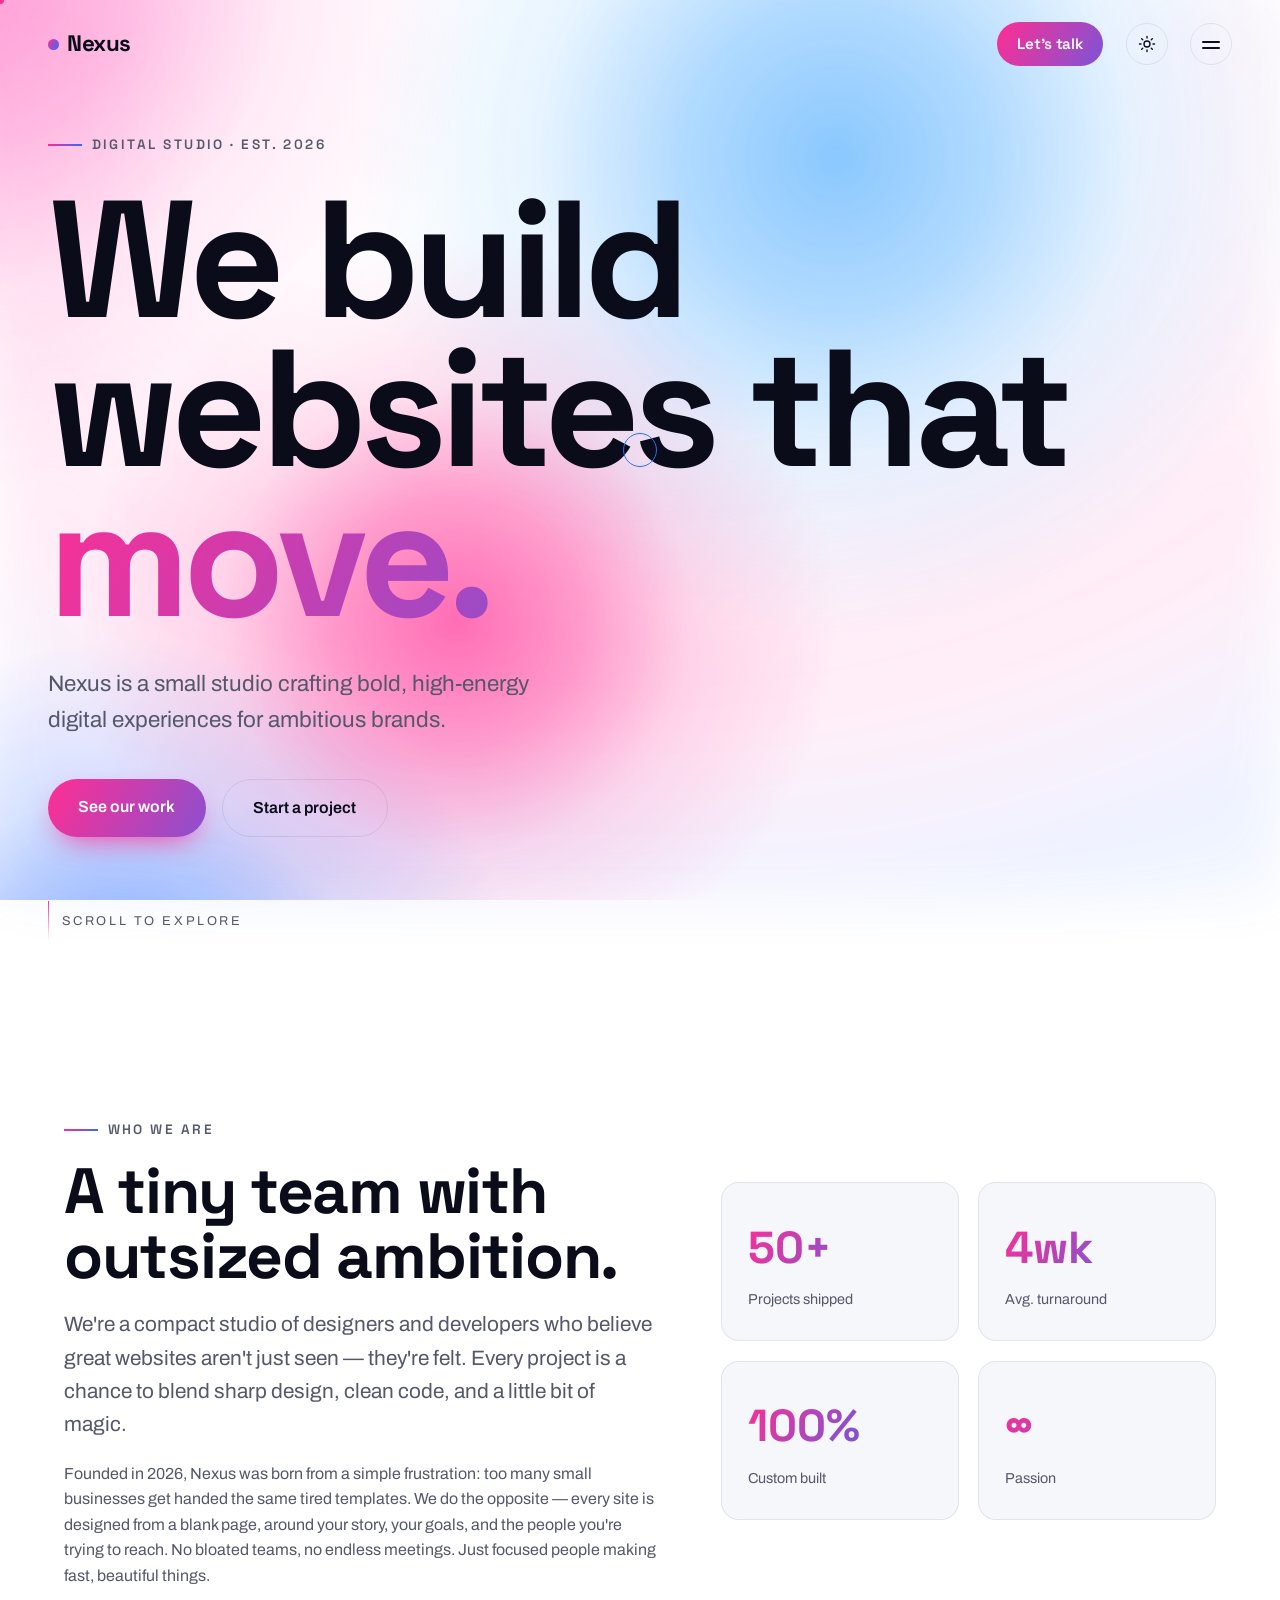
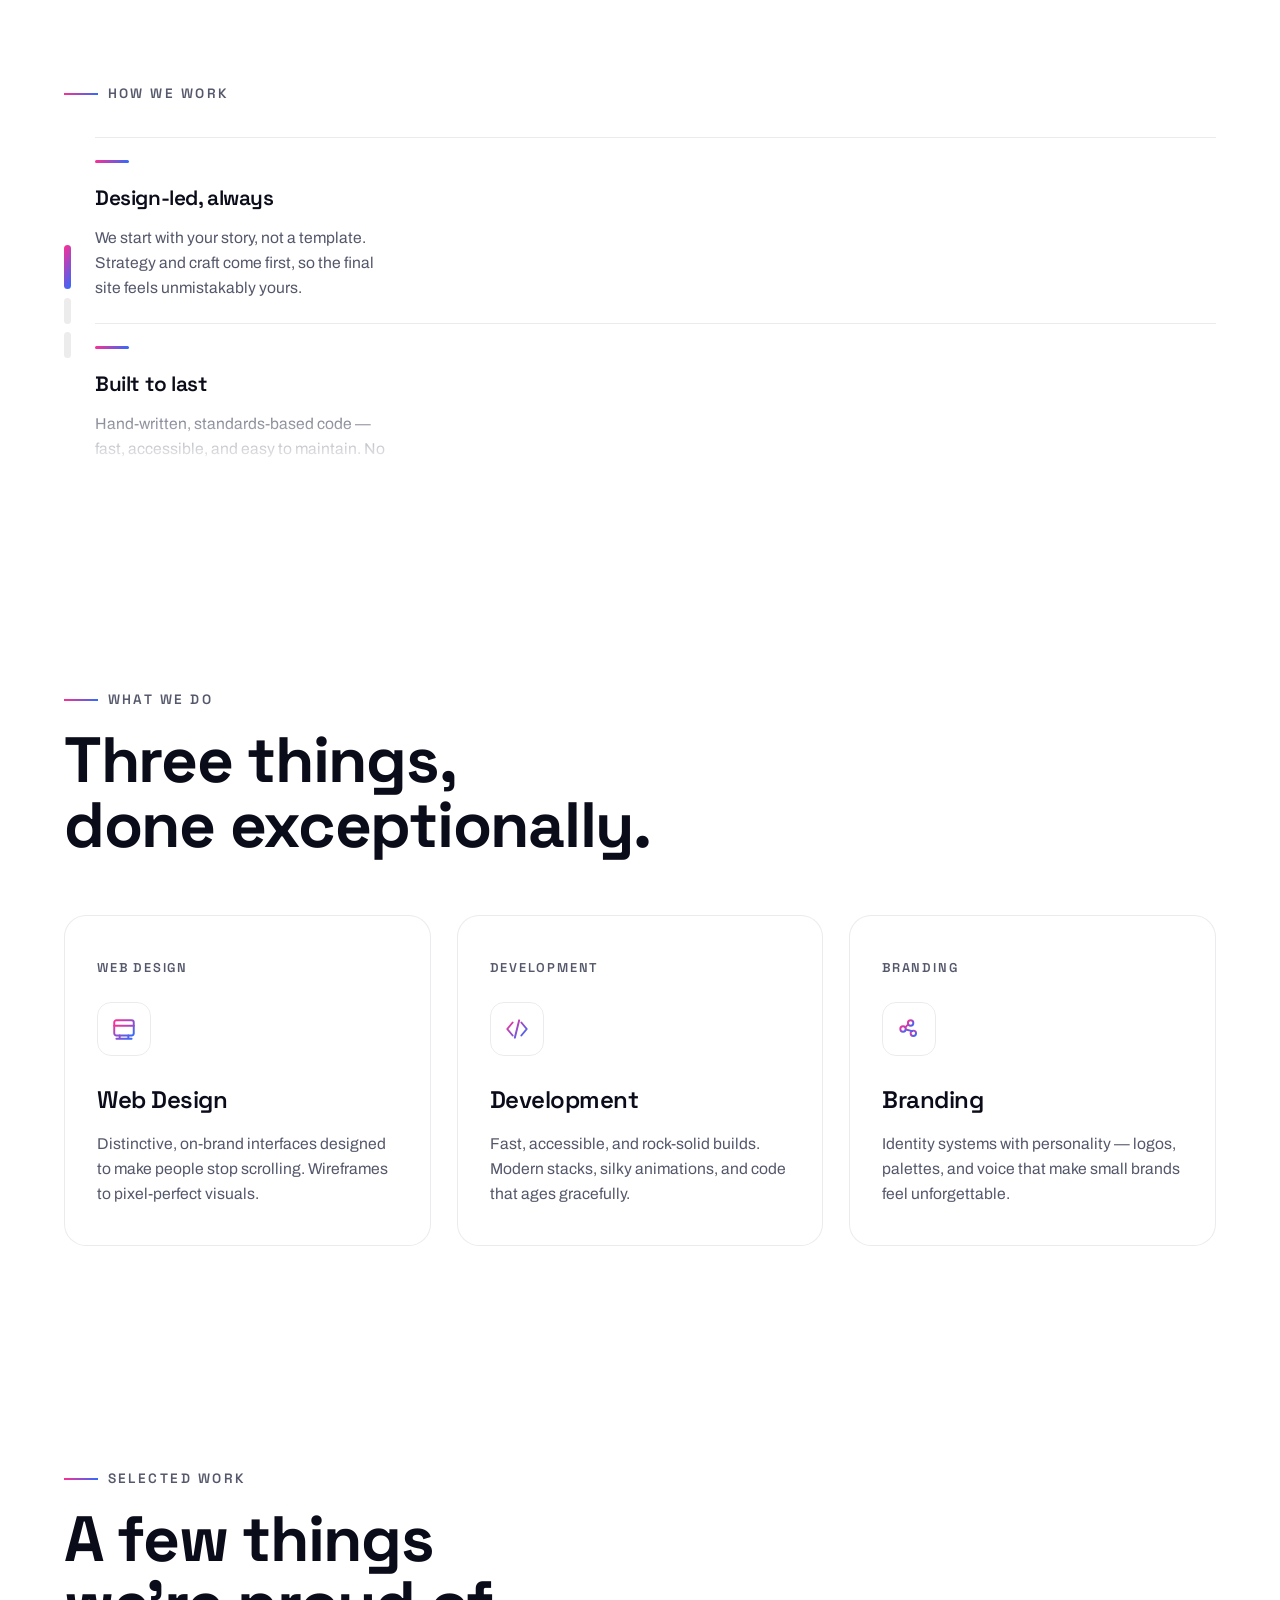
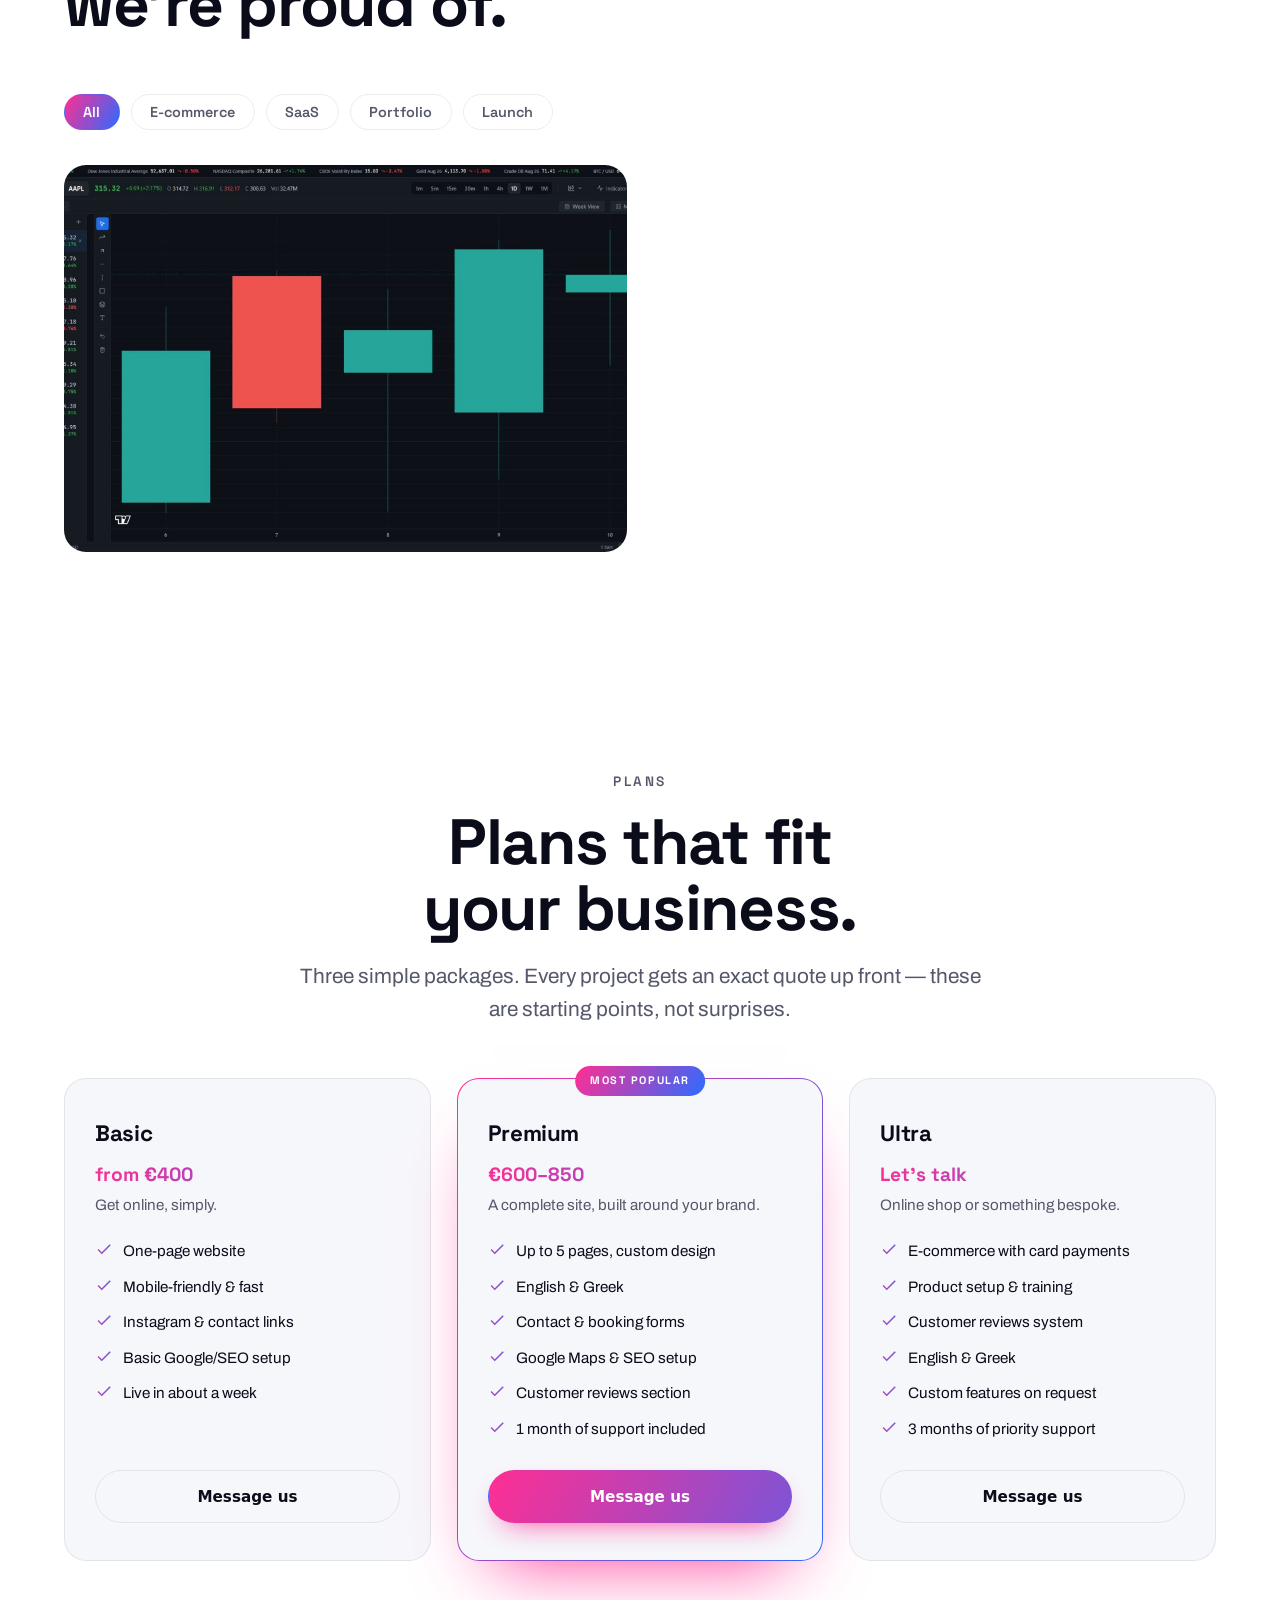
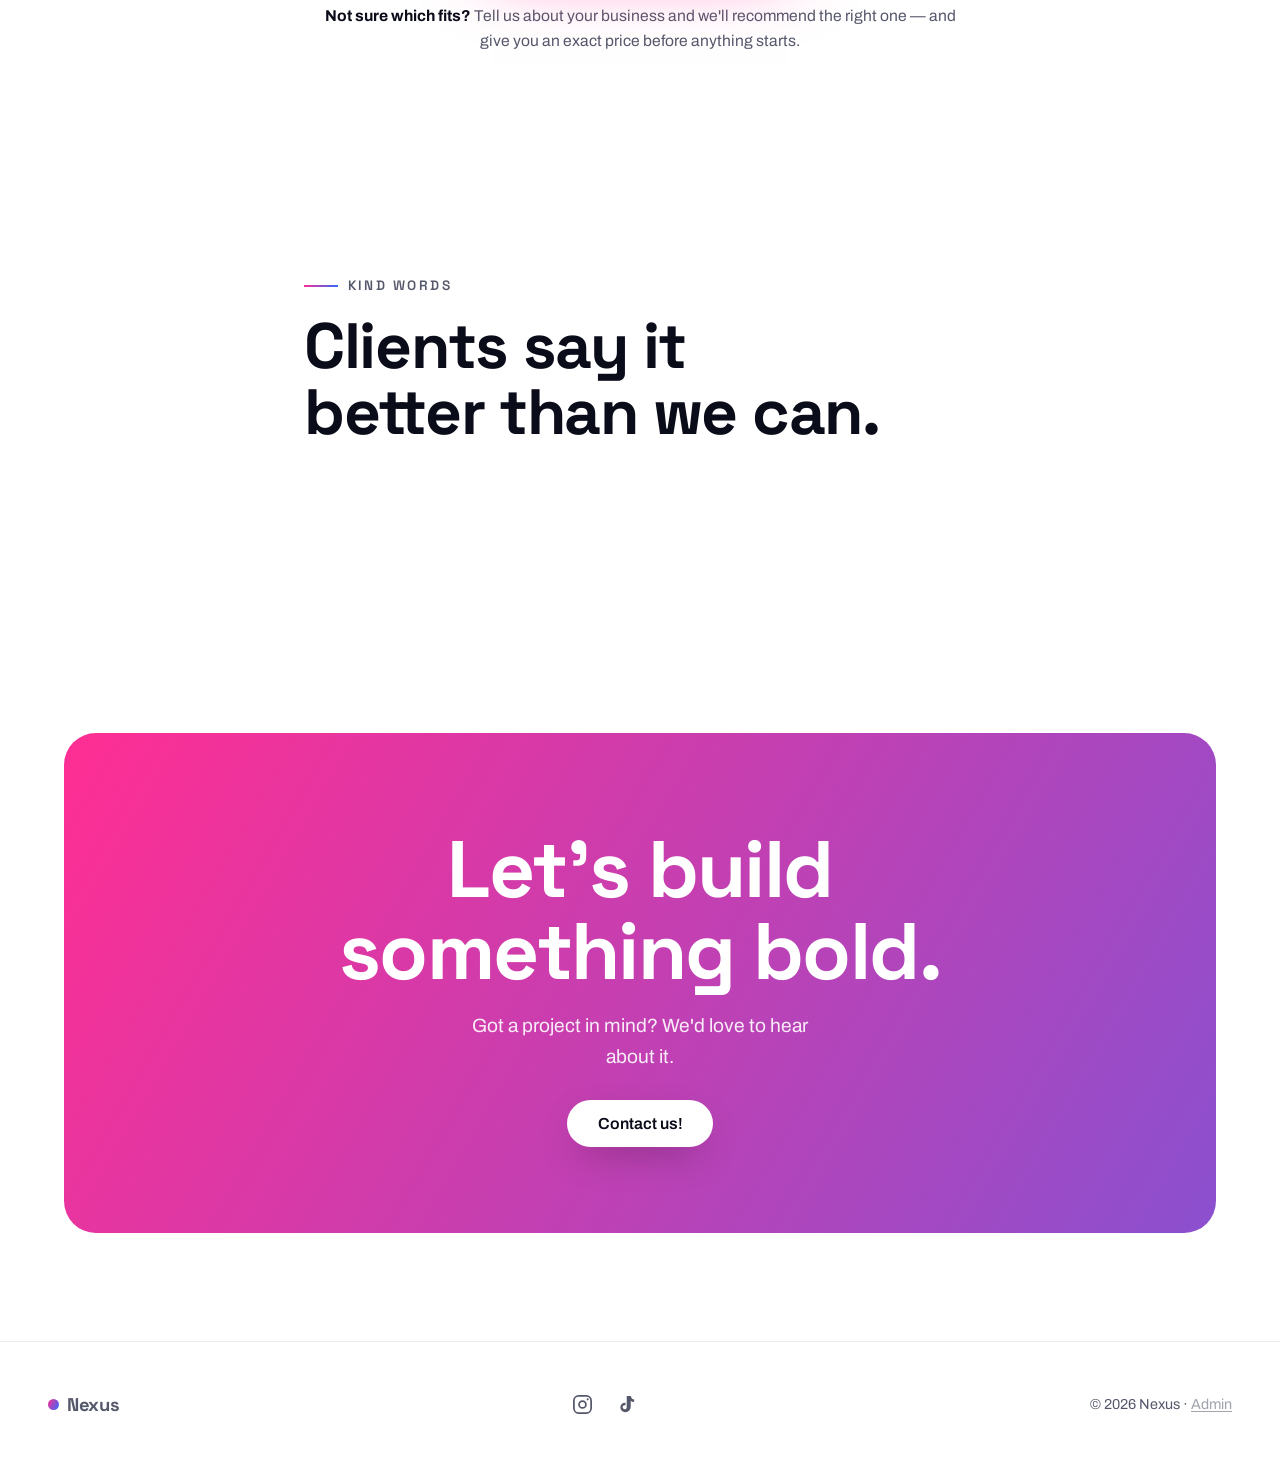
<file: index.html>
<!DOCTYPE html>
<html lang="en">
<head>
  <meta charset="UTF-8" />
  <meta name="viewport" content="width=device-width, initial-scale=1.0" />
  <title>Nexus — We build websites that move</title>
  <meta name="description" content="Nexus is a small studio crafting bold, high-energy websites for ambitious clients. Web design, development, and branding." />
  <link rel="preconnect" href="https://fonts.googleapis.com" />
  <link rel="preconnect" href="https://fonts.gstatic.com" crossorigin />
  <link href="https://fonts.googleapis.com/css2?family=Archivo:wght@400;500;600&family=Space+Grotesk:wght@400;500;600;700&display=swap" rel="stylesheet" />
  <link rel="stylesheet" href="css/style.css?v=16" />
</head>
<body>

<div class="cursor-ring" aria-hidden="true"></div>
<div class="cursor-dot" aria-hidden="true"></div>

<canvas id="bgCanvas" class="bg-canvas" aria-hidden="true"></canvas>
<div class="aurora" aria-hidden="true"></div>

<div class="wrap">
  <nav id="nav">
    <a href="#top" class="brand"><span class="dot"></span>Nexus</a>
    <div class="nav-links">
      <a href="#contact" class="nav-cta">Let's talk</a>
      <button class="icon-btn theme-toggle" id="themeToggle" aria-label="Toggle light and dark theme">
        <svg class="sun" viewBox="0 0 24 24" fill="none" stroke="currentColor" stroke-width="1.8" stroke-linecap="round"><circle cx="12" cy="12" r="4"/><path d="M12 2v2M12 20v2M4.9 4.9l1.4 1.4M17.7 17.7l1.4 1.4M2 12h2M20 12h2M4.9 19.1l1.4-1.4M17.7 6.3l1.4-1.4"/></svg>
        <svg class="moon" viewBox="0 0 24 24" fill="currentColor"><path d="M21 12.8A9 9 0 1 1 11.2 3a7 7 0 0 0 9.8 9.8z"/></svg>
      </button>
      <button class="hamburger" id="hamburger" aria-label="Open menu" aria-expanded="false" aria-controls="menu">
        <span class="bar"></span>
        <span class="bar"></span>
      </button>
    </div>
  </nav>

  <div class="menu" id="menu" aria-hidden="true">
    <a href="#about" class="menu-link">About</a>
    <a href="#services" class="menu-link">Services</a>
    <a href="#work" class="menu-link">Work</a>
    <a href="#pricing" class="menu-link">Plans</a>
    <a href="#reviews" class="menu-link">Reviews</a>
    <a href="#contact" class="menu-link">Contact</a>
    <div class="menu-meta">
      <a id="menuContact" href="https://ig.me/m/nexus_aea" target="_blank" rel="noopener">Contact us</a>
      <span>Nexus · Est. 2026</span>
    </div>
  </div>

  <header class="hero" id="top">
    <div>
      <span class="kicker">Digital studio · Est. 2026</span>
      <h1>We build<br />websites that<br /><span class="gradient">move.</span></h1>
      <p class="hero-sub" id="heroTagline">Nexus is a small studio crafting bold, high-energy digital experiences for ambitious brands.</p>
      <div class="hero-actions">
        <a href="#work" class="btn btn-primary">See our work</a>
        <a href="#contact" class="btn btn-ghost">Start a project</a>
      </div>
      <div class="scroll-hint"><span class="line"></span> Scroll to explore</div>
    </div>
  </header>

  <section id="about">
    <div class="container about-grid">
      <div class="about">
        <span class="kicker sec reveal">Who we are</span>
        <h2 class="reveal d1">A tiny team with<br />outsized ambition.</h2>
        <p class="lead reveal d2">We're a compact studio of designers and developers who believe great websites aren't just seen — they're felt. Every project is a chance to blend sharp design, clean code, and a little bit of magic.</p>
        <p class="reveal d3" id="aboutStory" style="color:var(--ink-soft)">Founded in 2026, Nexus was born from a simple frustration: too many small businesses get handed the same tired templates. We do the opposite — every site is designed from a blank page, around your story, your goals, and the people you're trying to reach. No bloated teams, no endless meetings. Just focused people making fast, beautiful things.</p>
      </div>
      <div class="stats">
        <div class="stat reveal"><div class="num">50+</div><div class="label">Projects shipped</div></div>
        <div class="stat reveal d1"><div class="num">4wk</div><div class="label">Avg. turnaround</div></div>
        <div class="stat reveal d2"><div class="num">100%</div><div class="label">Custom built</div></div>
        <div class="stat reveal d3"><div class="num">∞</div><div class="label">Passion</div></div>
      </div>
    </div>

    <div class="container about-more">
      <span class="kicker sec reveal">How we work</span>
      <div class="values-wrap reveal d1">
        <div class="values-nav" aria-label="Scroll through how we work">
          <button class="active" type="button" aria-label="Go to: Design-led, always"></button>
          <button type="button" aria-label="Go to: Built to last"></button>
          <button type="button" aria-label="Go to: A real partnership"></button>
        </div>
        <div class="values">
          <div class="value">
            <span class="value-mark"></span>
            <h3>Design-led, always</h3>
            <p>We start with your story, not a template. Strategy and craft come first, so the final site feels unmistakably yours.</p>
          </div>
          <div class="value">
            <span class="value-mark"></span>
            <h3>Built to last</h3>
            <p>Hand-written, standards-based code — fast, accessible, and easy to maintain. No page-builder bloat slowing you down.</p>
          </div>
          <div class="value">
            <span class="value-mark"></span>
            <h3>A real partnership</h3>
            <p>You talk directly to the people doing the work. Clear communication, honest timelines, and support after launch.</p>
          </div>
        </div>
      </div>
    </div>
  </section>

  <section id="services">
    <div class="container">
      <div class="section-head">
        <span class="kicker sec reveal">What we do</span>
        <h2 class="reveal d1">Three things,<br />done exceptionally.</h2>
      </div>
      <div class="cards">
        <article class="card reveal">
          <span class="card-role">Web Design</span>
          <div class="card-icon">
            <svg viewBox="0 0 24 24" fill="none" stroke="url(#gp)" stroke-width="1.8" stroke-linecap="round" stroke-linejoin="round"><defs><linearGradient id="gp" x1="0" y1="0" x2="1" y2="1"><stop offset="0" stop-color="#ff2e93"/><stop offset="1" stop-color="#2e6bff"/></linearGradient></defs><rect x="3" y="4" width="18" height="14" rx="2"/><path d="M3 9h18M8 18v3M16 18v3M5 21h14"/></svg>
          </div>
          <h3>Web Design</h3>
          <p>Distinctive, on-brand interfaces designed to make people stop scrolling. Wireframes to pixel-perfect visuals.</p>
        </article>
        <article class="card reveal d1">
          <span class="card-role">Development</span>
          <div class="card-icon">
            <svg viewBox="0 0 24 24" fill="none" stroke="url(#gp2)" stroke-width="1.8" stroke-linecap="round" stroke-linejoin="round"><defs><linearGradient id="gp2" x1="0" y1="0" x2="1" y2="1"><stop offset="0" stop-color="#ff2e93"/><stop offset="1" stop-color="#2e6bff"/></linearGradient></defs><path d="M8 6l-5 6 5 6M16 6l5 6-5 6M14 4l-4 16"/></svg>
          </div>
          <h3>Development</h3>
          <p>Fast, accessible, and rock-solid builds. Modern stacks, silky animations, and code that ages gracefully.</p>
        </article>
        <article class="card reveal d2">
          <span class="card-role">Branding</span>
          <div class="card-icon">
            <svg viewBox="0 0 24 24" fill="none" stroke="url(#gp3)" stroke-width="1.8" stroke-linecap="round" stroke-linejoin="round"><defs><linearGradient id="gp3" x1="0" y1="0" x2="1" y2="1"><stop offset="0" stop-color="#ff2e93"/><stop offset="1" stop-color="#2e6bff"/></linearGradient></defs><circle cx="13.5" cy="6.5" r="2.5"/><circle cx="6.5" cy="12" r="2.5"/><circle cx="16" cy="16" r="2.5"/><path d="M11 8L8.5 10.5M15 14l-6-1.5"/></svg>
          </div>
          <h3>Branding</h3>
          <p>Identity systems with personality — logos, palettes, and voice that make small brands feel unforgettable.</p>
        </article>
      </div>
    </div>
  </section>

  <section id="work">
    <div class="container">
      <div class="section-head">
        <span class="kicker sec reveal">Selected work</span>
        <h2 class="reveal d1">A few things<br />we're proud of.</h2>
      </div>
      <div class="work-filters reveal d2" role="group" aria-label="Filter work by category">
        <button class="chip active" data-filter="all" aria-pressed="true">All</button>
        <button class="chip" data-filter="ecommerce" aria-pressed="false">E-commerce</button>
        <button class="chip" data-filter="saas" aria-pressed="false">SaaS</button>
        <button class="chip" data-filter="portfolio" aria-pressed="false">Portfolio</button>
        <button class="chip" data-filter="launch" aria-pressed="false">Launch</button>
      </div>
      <div class="work-grid" id="workGrid"><!-- filled from content.json by js/main.js --></div>
    </div>
  </section>

  <section id="pricing">
    <div class="container">
      <div class="pricing-head">
        <span class="kicker sec reveal">Plans</span>
        <h2 class="reveal d1">Plans that fit<br />your business.</h2>
        <p class="lead reveal d2">Three simple packages. Every project gets an exact quote up front — these are starting points, not surprises.</p>
      </div>
      <div class="pricing-grid">
        <div class="price-card reveal">
          <h3 class="price-name">Basic</h3>
          <div class="price-amount">from €400</div>
          <p class="price-desc">Get online, simply.</p>
          <ul class="price-feats">
            <li>One-page website</li>
            <li>Mobile-friendly &amp; fast</li>
            <li>Instagram &amp; contact links</li>
            <li>Basic Google/SEO setup</li>
            <li>Live in about a week</li>
          </ul>
          <a class="price-btn" href="https://ig.me/m/nexus_aea" target="_blank" rel="noopener">Message us</a>
        </div>
        <div class="price-card featured reveal d1">
          <span class="price-badge">Most popular</span>
          <h3 class="price-name">Premium</h3>
          <div class="price-amount">€600–850</div>
          <p class="price-desc">A complete site, built around your brand.</p>
          <ul class="price-feats">
            <li>Up to 5 pages, custom design</li>
            <li>English &amp; Greek</li>
            <li>Contact &amp; booking forms</li>
            <li>Google Maps &amp; SEO setup</li>
            <li>Customer reviews section</li>
            <li>1 month of support included</li>
          </ul>
          <a class="price-btn primary" href="https://ig.me/m/nexus_aea" target="_blank" rel="noopener">Message us</a>
        </div>
        <div class="price-card reveal d2">
          <h3 class="price-name">Ultra</h3>
          <div class="price-amount">Let's talk</div>
          <p class="price-desc">Online shop or something bespoke.</p>
          <ul class="price-feats">
            <li>E-commerce with card payments</li>
            <li>Product setup &amp; training</li>
            <li>Customer reviews system</li>
            <li>English &amp; Greek</li>
            <li>Custom features on request</li>
            <li>3 months of priority support</li>
          </ul>
          <a class="price-btn" href="https://ig.me/m/nexus_aea" target="_blank" rel="noopener">Message us</a>
        </div>
      </div>
      <p class="pricing-note reveal"><strong>Not sure which fits?</strong> Tell us about your business and we'll recommend the right one — and give you an exact price before anything starts.</p>
    </div>
  </section>

  <section id="reviews">
    <div class="section-head">
      <span class="kicker sec reveal">Kind words</span>
      <h2 class="reveal d1">Clients say it<br />better than we can.</h2>
    </div>
    <svg width="0" height="0" style="position:absolute" aria-hidden="true"><defs><linearGradient id="starGrad" x1="0" y1="0" x2="1" y2="1"><stop offset="0" stop-color="#ff2e93"/><stop offset="1" stop-color="#2e6bff"/></linearGradient></defs></svg>
    <div class="reviews-marquee reveal d1">
      <div class="reviews-track" id="reviewsTrack"><!-- filled from content.json by js/main.js --></div>
    </div>
  </section>

  <section id="contact">
    <div class="container">
      <div class="cta-box reveal">
        <h2>Let's build<br />something bold.</h2>
        <p>Got a project in mind? We'd love to hear about it.</p>
        <a id="contactCta" href="https://ig.me/m/nexus_aea" target="_blank" rel="noopener" class="btn btn-white">Contact us!</a>
      </div>
    </div>
  </section>

  <footer>
    <div class="brand" style="font-size:1.15rem"><span class="dot"></span>Nexus</div>
    <div class="footer-social">
      <a id="socialInstagram" href="https://www.instagram.com/nexus_aea?igsh=aW5jZGtiejl5bTRi" target="_blank" rel="noopener" aria-label="Nexus on Instagram">
        <svg viewBox="0 0 24 24" fill="none" stroke="currentColor" stroke-width="1.8" stroke-linecap="round" stroke-linejoin="round"><rect x="3" y="3" width="18" height="18" rx="5"/><circle cx="12" cy="12" r="3.6"/><circle cx="17.4" cy="6.6" r="1.1" fill="currentColor" stroke="none"/></svg>
      </a>
      <a id="socialTiktok" href="https://www.tiktok.com/@nexus_aea?_r=1&amp;_t=ZN-97qbXWTNPzK" target="_blank" rel="noopener" aria-label="Nexus on TikTok">
        <svg viewBox="0 0 24 24" fill="currentColor"><path d="M16.5 3c.32 2.06 1.5 3.58 3.5 3.86v2.4c-1.28.12-2.48-.28-3.6-1v5.9c0 3.28-2.42 5.84-5.62 5.84-2.9 0-5.18-2.12-5.18-5.02 0-3.02 2.5-5.02 5.4-4.7v2.62c-.4-.12-.82-.16-1.24-.1-1.06.16-1.86.98-1.78 2.18.08 1.12.98 1.94 2.1 1.94 1.28 0 2.16-1 2.16-2.42V3h2.06z"/></svg>
      </a>
    </div>
    <div>© 2026 Nexus · <a href="admin.html" style="color:inherit;text-decoration:underline;text-underline-offset:2px;opacity:0.55">Admin</a></div>
  </footer>
</div>


  <script src="js/main.js?v=16"></script>
</body>
</html>
</file>
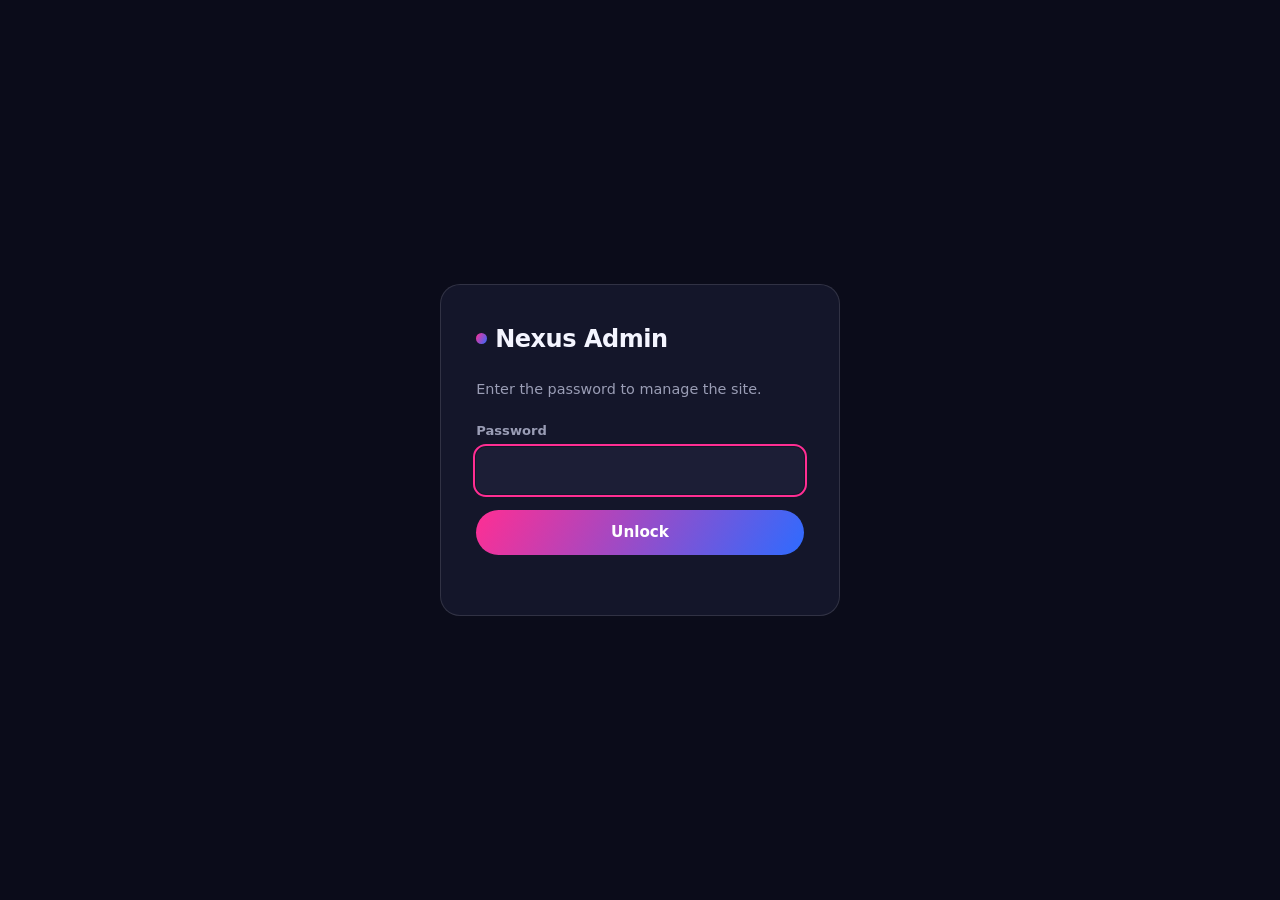
<file: admin.html>
<!DOCTYPE html>
<html lang="en">
<head>
  <meta charset="UTF-8" />
  <meta name="viewport" content="width=device-width, initial-scale=1.0" />
  <meta name="robots" content="noindex, nofollow" />
  <title>Nexus — Admin</title>
  <style>
    :root {
      --pink: #ff2e93; --blue: #2e6bff;
      --bg: #0b0c1a; --panel: #14162a; --panel-2: #1c1e36;
      --ink: #f4f5ff; --ink-soft: #9a9db5; --line: rgba(255,255,255,.12);
      --grad: linear-gradient(120deg, var(--pink), var(--blue));
    }
    * { box-sizing: border-box; margin: 0; padding: 0; }
    body {
      font-family: "Inter", system-ui, -apple-system, "Segoe UI", sans-serif;
      background: var(--bg); color: var(--ink); line-height: 1.5;
      min-height: 100vh; -webkit-font-smoothing: antialiased;
    }
    a { color: var(--pink); }
    h1, h2, h3, .logo { font-family: "Space Grotesk", system-ui, sans-serif; letter-spacing: -0.02em; }
    .wrap { max-width: 960px; margin: 0 auto; padding: 2rem 1.25rem 5rem; }

    /* login */
    .login { min-height: 100vh; display: grid; place-items: center; padding: 1.5rem; }
    .login-card { width: min(400px, 100%); background: var(--panel); border: 1px solid var(--line); border-radius: 20px; padding: 2.2rem; }
    .logo { font-size: 1.5rem; font-weight: 700; display: flex; align-items: center; gap: .5rem; margin-bottom: 1.4rem; }
    .logo .dot { width: 11px; height: 11px; border-radius: 50%; background: var(--grad); }
    .muted { color: var(--ink-soft); font-size: .9rem; }

    label { display: block; font-size: .82rem; color: var(--ink-soft); margin: 0 0 .35rem; font-weight: 600; }
    input, textarea, select {
      width: 100%; background: var(--panel-2); border: 1px solid var(--line); color: var(--ink);
      border-radius: 10px; padding: .7rem .8rem; font: inherit; font-size: .95rem;
    }
    textarea { resize: vertical; min-height: 84px; }
    input:focus, textarea:focus, select:focus { outline: 2px solid var(--pink); outline-offset: 1px; border-color: transparent; }
    .field { margin-bottom: 1rem; }
    .row { display: grid; grid-template-columns: 1fr 1fr; gap: .8rem; }
    @media (max-width: 560px) { .row { grid-template-columns: 1fr; } }

    .btn { border: none; border-radius: 100px; padding: .7rem 1.4rem; font: inherit; font-weight: 600; cursor: pointer; font-size: .95rem; }
    .btn-primary { background: var(--grad); color: #fff; }
    .btn-ghost { background: transparent; color: var(--ink); border: 1.5px solid var(--line); }
    .btn-ghost:hover { border-color: var(--pink); }
    .btn-danger { background: transparent; color: #ff6b6b; border: 1.5px solid rgba(255,107,107,.4); }
    .btn:disabled { opacity: .5; cursor: default; }

    header.bar { display: flex; align-items: center; justify-content: space-between; gap: 1rem; flex-wrap: wrap; margin-bottom: 1.6rem; }
    header.bar .actions { display: flex; gap: .6rem; flex-wrap: wrap; }

    .note { background: rgba(255,46,147,.08); border: 1px solid rgba(255,46,147,.25); border-radius: 12px; padding: .9rem 1rem; font-size: .88rem; color: var(--ink-soft); margin-bottom: 1.6rem; }
    .note strong { color: var(--ink); }

    section.block { background: var(--panel); border: 1px solid var(--line); border-radius: 16px; padding: 1.4rem 1.4rem 1.5rem; margin-bottom: 1.3rem; }
    section.block > h2 { font-size: 1.15rem; margin-bottom: 1rem; display: flex; align-items: center; gap: .5rem; }
    section.block > h2::before { content: ""; width: 22px; height: 3px; border-radius: 3px; background: var(--grad); }

    .item { background: var(--panel-2); border: 1px solid var(--line); border-radius: 12px; padding: 1rem; margin-bottom: .9rem; position: relative; }
    .item .item-head { display: flex; justify-content: space-between; align-items: center; margin-bottom: .7rem; }
    .item .item-head span { font-size: .8rem; color: var(--ink-soft); font-weight: 600; }
    .remove { background: transparent; border: none; color: #ff6b6b; cursor: pointer; font-size: .82rem; font-weight: 600; }
    .add { background: transparent; border: 1.5px dashed var(--line); color: var(--ink-soft); border-radius: 10px; padding: .6rem; width: 100%; cursor: pointer; font: inherit; font-weight: 600; }
    .add:hover { border-color: var(--pink); color: var(--ink); }

    .swatch { width: 100%; height: 30px; border-radius: 8px; margin-top: .4rem; border: 1px solid var(--line); }
    .img-row { display: flex; gap: .8rem; align-items: center; margin-bottom: .5rem; }
    .img-preview { width: 72px; height: 52px; border-radius: 8px; border: 1px solid var(--line); background: var(--panel-2) center / cover no-repeat; flex: 0 0 auto; }
    .img-preview.has { border-color: var(--pink); }
    .img-actions { display: flex; gap: .5rem; flex-wrap: wrap; }
    .mini-btn { display: inline-block; border: 1.5px solid var(--line); background: transparent; color: var(--ink); border-radius: 100px; padding: .45rem .9rem; font: inherit; font-size: .85rem; font-weight: 600; cursor: pointer; }
    .mini-btn:hover { border-color: var(--pink); }

    .savebar { position: sticky; bottom: 0; background: linear-gradient(transparent, var(--bg) 30%); padding: 1.2rem 0 .3rem; display: flex; gap: .7rem; flex-wrap: wrap; align-items: center; }
    .toast { position: fixed; left: 50%; bottom: 1.4rem; transform: translateX(-50%) translateY(2rem); background: var(--grad); color: #fff; padding: .7rem 1.3rem; border-radius: 100px; font-weight: 600; opacity: 0; transition: opacity .3s, transform .3s; pointer-events: none; }
    .toast.show { opacity: 1; transform: translateX(-50%) translateY(0); }
    .err { color: #ff6b6b; font-size: .85rem; margin-top: .5rem; min-height: 1.2em; }
    .hidden { display: none !important; }
  </style>
</head>
<body>
  <!-- ===== Login ===== -->
  <div class="login" id="loginView">
    <form class="login-card" id="loginForm">
      <div class="logo"><span class="dot"></span>Nexus Admin</div>
      <p class="muted" style="margin-bottom:1.3rem">Enter the password to manage the site.</p>
      <div class="field">
        <label for="pw">Password</label>
        <input type="password" id="pw" autocomplete="current-password" autofocus />
      </div>
      <button class="btn btn-primary" type="submit" style="width:100%">Unlock</button>
      <div class="err" id="loginErr"></div>
    </form>
  </div>

  <!-- ===== Editor ===== -->
  <div class="wrap hidden" id="editorView">
    <header class="bar">
      <div class="logo"><span class="dot"></span>Nexus Admin</div>
      <div class="actions">
        <a class="btn btn-ghost" href="index.html" target="_blank" rel="noopener" style="text-decoration:none">Open site ↗</a>
        <button class="btn btn-ghost" id="logoutBtn" type="button">Log out</button>
      </div>
    </header>

    <div class="note">
      <strong>How saving works.</strong> <b>Publish to site</b> (below) saves your changes to the live site for everyone.
      <b>Save</b> only previews them in this browser. This password is a light gate on a static site — it keeps casual visitors out, but isn't strong security.
    </div>

    <!-- Publish -->
    <section class="block" style="border-color: color-mix(in srgb, var(--pink) 40%, var(--line));">
      <h2>Publish to the live site</h2>
      <p class="muted" style="margin-bottom: 1rem">
        One click saves everything (text, projects, photos, prices) straight to the live site. Paste a GitHub token once — it's stored only in this browser, on this device.
        <a href="#" id="tokenHelp">How do I get a token?</a>
      </p>
      <div id="tokenHelpPanel" class="note hidden" style="margin-bottom: 1rem">
        <strong>Create a token once (~2 min):</strong>
        <ol style="margin: 0.5rem 0 0 1.2rem; line-height: 1.75;">
          <li>Open <a href="https://github.com/settings/personal-access-tokens/new" target="_blank" rel="noopener">github.com/settings/personal-access-tokens/new</a> (sign in as the repo owner).</li>
          <li>Name it "Nexus admin". Pick an expiration.</li>
          <li>Repository access → <b>Only select repositories</b> → choose <b>AEA</b>.</li>
          <li>Permissions → Repository permissions → <b>Contents</b> → <b>Read and write</b>.</li>
          <li><b>Generate token</b>, copy it, and paste it below.</li>
        </ol>
      </div>
      <div class="field">
        <label for="ghToken">GitHub token</label>
        <input type="password" id="ghToken" placeholder="github_pat_…" autocomplete="off" />
      </div>
      <div style="display: flex; gap: 0.6rem; flex-wrap: wrap; align-items: center;">
        <button class="btn btn-primary" id="publishBtn" type="button">Publish to site</button>
        <button class="btn btn-ghost" id="forgetToken" type="button">Forget token</button>
      </div>
      <div class="err" id="publishStatus" style="color: var(--ink-soft);"></div>
    </section>

    <!-- Hero + About -->
    <section class="block">
      <h2>Hero &amp; About</h2>
      <div class="field">
        <label for="heroTagline">Hero tagline</label>
        <textarea id="heroTagline"></textarea>
      </div>
      <div class="field">
        <label for="aboutStory">About story</label>
        <textarea id="aboutStory" style="min-height:120px"></textarea>
      </div>
    </section>

    <!-- Contact -->
    <section class="block">
      <h2>Contact links</h2>
      <div class="field"><label for="cDm">"Contact us" button → link (Instagram DM)</label><input id="cDm" type="url" /></div>
      <div class="row">
        <div class="field"><label for="cInsta">Instagram profile</label><input id="cInsta" type="url" /></div>
        <div class="field"><label for="cTiktok">TikTok profile</label><input id="cTiktok" type="url" /></div>
      </div>
    </section>

    <!-- Projects -->
    <section class="block">
      <h2>Projects (Work)</h2>
      <div id="projectsList"></div>
      <button class="add" id="addProject" type="button">+ Add project</button>
    </section>

    <!-- Reviews -->
    <section class="block">
      <h2>Reviews</h2>
      <div id="reviewsList"></div>
      <button class="add" id="addReview" type="button">+ Add review</button>
    </section>

    <div class="savebar">
      <button class="btn btn-primary" id="saveBtn" type="button">Save (preview on site)</button>
      <button class="btn btn-ghost" id="exportBtn" type="button">Download content.json</button>
      <label class="btn btn-ghost" style="cursor:pointer">Import JSON<input type="file" id="importFile" accept="application/json,.json" class="hidden" /></label>
      <button class="btn btn-danger" id="resetBtn" type="button" title="Clear this browser's saved edits">Reset edits</button>
    </div>
  </div>

  <div class="toast" id="toast"></div>

  <script>
    // ---- config ----
    var PW_HASH = "ff0a5f39b703f6d02441f3b42aa02af28bc400cd8193ffd8fb1f4c4d245444c5"; // sha256("nexus2026")
    var STORAGE_KEY = "nexus_content";
    var SESSION_KEY = "nexus_admin_ok";
    var CATS = ["ecommerce", "saas", "portfolio", "launch"];

    var DEFAULTS = {
      hero: { tagline: "" }, about: { story: "" },
      contact: { dm: "", instagram: "", tiktok: "" },
      projects: [], reviews: []
    };

    function deepMerge(base, over) {
      var out = Array.isArray(base) ? base.slice() : Object.assign({}, base);
      for (var k in over) {
        var v = over[k];
        if (v && typeof v === "object" && !Array.isArray(v) && base[k] && typeof base[k] === "object" && !Array.isArray(base[k])) {
          out[k] = deepMerge(base[k], v);
        } else { out[k] = v; }
      }
      return out;
    }

    async function sha256(str) {
      var buf = await crypto.subtle.digest("SHA-256", new TextEncoder().encode(str));
      return Array.from(new Uint8Array(buf)).map(function (b) { return b.toString(16).padStart(2, "0"); }).join("");
    }

    var $ = function (id) { return document.getElementById(id); };
    function toast(msg) { var t = $("toast"); t.textContent = msg; t.classList.add("show"); setTimeout(function () { t.classList.remove("show"); }, 2200); }

    // ---- login ----
    $("loginForm").addEventListener("submit", async function (e) {
      e.preventDefault();
      var val = $("pw").value;
      var ok = (await sha256(val)) === PW_HASH;
      if (ok) { sessionStorage.setItem(SESSION_KEY, "1"); showEditor(); }
      else { $("loginErr").textContent = "Wrong password."; $("pw").select(); }
    });

    if (sessionStorage.getItem(SESSION_KEY) === "1") showEditor();

    $("logoutBtn") && $("logoutBtn").addEventListener("click", function () {
      sessionStorage.removeItem(SESSION_KEY); location.reload();
    });

    // ---- editor ----
    var content = null;

    async function showEditor() {
      $("loginView").classList.add("hidden");
      $("editorView").classList.remove("hidden");
      content = await loadContent();
      fillForm(content);
    }

    async function loadContent() {
      var data = JSON.parse(JSON.stringify(DEFAULTS));
      try { var res = await fetch("content.json", { cache: "no-store" }); if (res.ok) data = deepMerge(data, await res.json()); } catch (e) {}
      try { var ls = localStorage.getItem(STORAGE_KEY); if (ls) data = deepMerge(data, JSON.parse(ls)); } catch (e) {}
      return data;
    }

    function fillForm(c) {
      $("heroTagline").value = c.hero.tagline || "";
      $("aboutStory").value = c.about.story || "";
      $("cDm").value = c.contact.dm || "";
      $("cInsta").value = c.contact.instagram || "";
      $("cTiktok").value = c.contact.tiktok || "";
      renderProjectRows(c.projects || []);
      renderReviewRows(c.reviews || []);
    }

    // projects
    // downscale an uploaded image and return a JPEG data URL (keeps storage small)
    function resizeImage(file, maxDim, cb) {
      var reader = new FileReader();
      reader.onload = function () {
        var im = new Image();
        im.onload = function () {
          var scale = Math.min(1, maxDim / Math.max(im.width, im.height));
          var cw = Math.max(1, Math.round(im.width * scale));
          var ch = Math.max(1, Math.round(im.height * scale));
          var c = document.createElement("canvas"); c.width = cw; c.height = ch;
          c.getContext("2d").drawImage(im, 0, 0, cw, ch);
          try { cb(c.toDataURL("image/jpeg", 0.82)); }
          catch (err) { cb(reader.result); }
        };
        im.onerror = function () { toast("Couldn't read that image"); };
        im.src = reader.result;
      };
      reader.readAsDataURL(file);
    }

    function projectRow(p, i) {
      p = p || { title: "", tag: "", cat: "ecommerce", color: "linear-gradient(135deg, #ff2e93, #2e6bff)", image: "" };
      var opts = CATS.map(function (cat) { return '<option value="' + cat + '"' + (p.cat === cat ? " selected" : "") + ">" + cat + "</option>"; }).join("");
      var el = document.createElement("div");
      el.className = "item";
      el.innerHTML =
        '<div class="item-head"><span>Project ' + (i + 1) + '</span><button class="remove" type="button">Remove</button></div>' +
        '<div class="row"><div class="field"><label>Title</label><input class="p-title" value="" /></div>' +
        '<div class="field"><label>Tag (label shown)</label><input class="p-tag" value="" /></div></div>' +
        '<div class="row"><div class="field"><label>Category (for filter)</label><select class="p-cat">' + opts + '</select></div>' +
        '<div class="field"><label>Background colour (used only if no image)</label><input class="p-color" value="" /><div class="swatch"></div></div></div>' +
        '<div class="field"><label>Project image (replaces the colour)</label>' +
          '<div class="img-row"><span class="img-preview"></span>' +
            '<span class="img-actions">' +
              '<label class="mini-btn">Upload image<input type="file" class="p-file" accept="image/*" hidden /></label>' +
              '<button type="button" class="mini-btn clear-img">Remove image</button>' +
            '</span></div>' +
          '<input class="p-image" type="text" placeholder="…or paste an image URL" value="" />' +
        '</div>';
      el.querySelector(".p-title").value = p.title || "";
      el.querySelector(".p-tag").value = p.tag || "";
      el.querySelector(".p-color").value = p.color || "";
      var imgInput = el.querySelector(".p-image");
      imgInput.value = p.image || "";
      var sw = el.querySelector(".swatch");
      var paint = function () { sw.style.background = el.querySelector(".p-color").value || "transparent"; };
      paint();
      el.querySelector(".p-color").addEventListener("input", paint);
      var prev = el.querySelector(".img-preview");
      var paintImg = function () {
        var v = imgInput.value.trim();
        if (v) { prev.style.backgroundImage = "url(\"" + v.replace(/"/g, "%22") + "\")"; prev.classList.add("has"); }
        else { prev.style.backgroundImage = ""; prev.classList.remove("has"); }
      };
      paintImg();
      imgInput.addEventListener("input", paintImg);
      el.querySelector(".p-file").addEventListener("change", function (e) {
        var f = e.target.files[0]; if (!f) return;
        resizeImage(f, 1200, function (dataUrl) { imgInput.value = dataUrl; paintImg(); });
        e.target.value = "";
      });
      el.querySelector(".clear-img").addEventListener("click", function () { imgInput.value = ""; paintImg(); });
      el.querySelector(".remove").addEventListener("click", function () { el.remove(); renumber("projectsList", "Project"); });
      return el;
    }
    function renderProjectRows(list) {
      var box = $("projectsList"); box.innerHTML = "";
      list.forEach(function (p, i) { box.appendChild(projectRow(p, i)); });
    }
    $("addProject").addEventListener("click", function () {
      $("projectsList").appendChild(projectRow(null, $("projectsList").children.length));
    });

    // reviews
    function reviewRow(r, i) {
      r = r || { initials: "", name: "", role: "", quote: "" };
      var el = document.createElement("div");
      el.className = "item";
      el.innerHTML =
        '<div class="item-head"><span>Review ' + (i + 1) + '</span><button class="remove" type="button">Remove</button></div>' +
        '<div class="row"><div class="field"><label>Name</label><input class="r-name" /></div>' +
        '<div class="field"><label>Role / company</label><input class="r-role" /></div></div>' +
        '<div class="row"><div class="field"><label>Avatar initials (1–2 letters)</label><input class="r-initials" maxlength="3" /></div><div></div></div>' +
        '<div class="field"><label>Quote</label><textarea class="r-quote"></textarea></div>';
      el.querySelector(".r-name").value = r.name || "";
      el.querySelector(".r-role").value = r.role || "";
      el.querySelector(".r-initials").value = r.initials || "";
      el.querySelector(".r-quote").value = r.quote || "";
      el.querySelector(".remove").addEventListener("click", function () { el.remove(); renumber("reviewsList", "Review"); });
      return el;
    }
    function renderReviewRows(list) {
      var box = $("reviewsList"); box.innerHTML = "";
      list.forEach(function (r, i) { box.appendChild(reviewRow(r, i)); });
    }
    $("addReview").addEventListener("click", function () {
      $("reviewsList").appendChild(reviewRow(null, $("reviewsList").children.length));
    });

    function renumber(boxId, label) {
      Array.from($(boxId).children).forEach(function (el, i) {
        var s = el.querySelector(".item-head span"); if (s) s.textContent = label + " " + (i + 1);
      });
    }

    // collect form -> content object
    function collect() {
      var projects = Array.from($("projectsList").children).map(function (el) {
        return {
          title: el.querySelector(".p-title").value.trim(),
          tag: el.querySelector(".p-tag").value.trim(),
          cat: el.querySelector(".p-cat").value,
          color: el.querySelector(".p-color").value.trim(),
          image: el.querySelector(".p-image").value.trim()
        };
      }).filter(function (p) { return p.title || p.tag; });
      var reviews = Array.from($("reviewsList").children).map(function (el) {
        return {
          initials: el.querySelector(".r-initials").value.trim(),
          name: el.querySelector(".r-name").value.trim(),
          role: el.querySelector(".r-role").value.trim(),
          quote: el.querySelector(".r-quote").value.trim()
        };
      }).filter(function (r) { return r.name || r.quote; });
      return {
        hero: { tagline: $("heroTagline").value.trim() },
        about: { story: $("aboutStory").value.trim() },
        contact: { dm: $("cDm").value.trim(), instagram: $("cInsta").value.trim(), tiktok: $("cTiktok").value.trim() },
        projects: projects,
        reviews: reviews
      };
    }

    $("saveBtn").addEventListener("click", function () {
      content = collect();
      localStorage.setItem(STORAGE_KEY, JSON.stringify(content));
      toast("Saved — refresh the site to preview");
    });

    $("exportBtn").addEventListener("click", function () {
      content = collect();
      localStorage.setItem(STORAGE_KEY, JSON.stringify(content));
      var blob = new Blob([JSON.stringify(content, null, 2)], { type: "application/json" });
      var url = URL.createObjectURL(blob);
      var a = document.createElement("a");
      a.href = url; a.download = "content.json"; a.click();
      URL.revokeObjectURL(url);
      toast("Downloaded content.json");
    });

    $("importFile").addEventListener("change", function (e) {
      var file = e.target.files[0]; if (!file) return;
      var reader = new FileReader();
      reader.onload = function () {
        try { content = deepMerge(JSON.parse(JSON.stringify(DEFAULTS)), JSON.parse(reader.result)); fillForm(content); toast("Imported — remember to Save"); }
        catch (err) { toast("That file isn't valid JSON"); }
      };
      reader.readAsText(file);
      e.target.value = "";
    });

    $("resetBtn").addEventListener("click", async function () {
      if (!confirm("Clear this browser's saved edits and reload from content.json?")) return;
      localStorage.removeItem(STORAGE_KEY);
      content = await loadContent(); fillForm(content); toast("Edits cleared");
    });

    // ---- Publish straight to GitHub (one-click save to the live site) ----
    var GH = { owner: "papeas", repo: "AEA", path: "content.json", branch: "nexus-v2" };
    var TOKEN_KEY = "nexus_gh_token";

    var savedTok = localStorage.getItem(TOKEN_KEY);
    if (savedTok && $("ghToken")) $("ghToken").value = savedTok;

    function setPublishStatus(msg, kind) {
      var s = $("publishStatus"); if (!s) return;
      s.textContent = msg;
      s.style.color = kind === "ok" ? "#38d39f" : kind === "bad" ? "#ff6b6b" : "var(--ink-soft)";
    }

    function b64utf8(str) {
      var bytes = new TextEncoder().encode(str), bin = "";
      for (var i = 0; i < bytes.length; i++) bin += String.fromCharCode(bytes[i]);
      return btoa(bin);
    }

    $("tokenHelp") && $("tokenHelp").addEventListener("click", function (e) {
      e.preventDefault(); $("tokenHelpPanel").classList.toggle("hidden");
    });

    $("forgetToken") && $("forgetToken").addEventListener("click", function () {
      localStorage.removeItem(TOKEN_KEY); if ($("ghToken")) $("ghToken").value = "";
      setPublishStatus("Token removed from this device.");
    });

    async function publishToGitHub(token, obj) {
      var base = "https://api.github.com/repos/" + GH.owner + "/" + GH.repo + "/contents/" + GH.path;
      var headers = {
        "Authorization": "Bearer " + token,
        "Accept": "application/vnd.github+json",
        "X-GitHub-Api-Version": "2022-11-28"
      };
      var sha;
      var getRes = await fetch(base + "?ref=" + encodeURIComponent(GH.branch), { headers: headers });
      if (getRes.status === 200) { sha = (await getRes.json()).sha; }
      else if (getRes.status === 401) { throw new Error("token not accepted — check you pasted it correctly."); }
      else if (getRes.status === 403) { throw new Error("token lacks permission — it needs Contents: Read and write on AEA."); }
      else if (getRes.status !== 404) { throw new Error("GitHub returned " + getRes.status + " while reading the file."); }
      var payload = {
        message: "Update site content via admin",
        content: b64utf8(JSON.stringify(obj, null, 2)),
        branch: GH.branch
      };
      if (sha) payload.sha = sha;
      var putRes = await fetch(base, { method: "PUT", headers: headers, body: JSON.stringify(payload) });
      if (!putRes.ok) {
        var e = {}; try { e = await putRes.json(); } catch (_) {}
        if (putRes.status === 401 || putRes.status === 403) throw new Error("permission denied — the token needs Contents: Read and write on AEA.");
        if (putRes.status === 404) throw new Error("repo/branch not found — check the token can access papeas/AEA.");
        if (putRes.status === 409 || putRes.status === 422) throw new Error("conflict — try Publish again (the file changed).");
        throw new Error(e.message || ("GitHub returned " + putRes.status));
      }
      return true;
    }

    $("publishBtn") && $("publishBtn").addEventListener("click", async function () {
      var token = ($("ghToken").value || "").trim();
      if (!token) { setPublishStatus("Paste your GitHub token first (see the link above).", "bad"); return; }
      localStorage.setItem(TOKEN_KEY, token);
      content = collect();
      localStorage.setItem(STORAGE_KEY, JSON.stringify(content));
      $("publishBtn").disabled = true;
      setPublishStatus("Publishing…");
      try {
        await publishToGitHub(token, content);
        setPublishStatus("✓ Published! Your live site updates in about 1–2 minutes.", "ok");
      } catch (err) {
        setPublishStatus("Could not publish: " + err.message, "bad");
      } finally {
        $("publishBtn").disabled = false;
      }
    });
  </script>
</body>
</html>
</file>
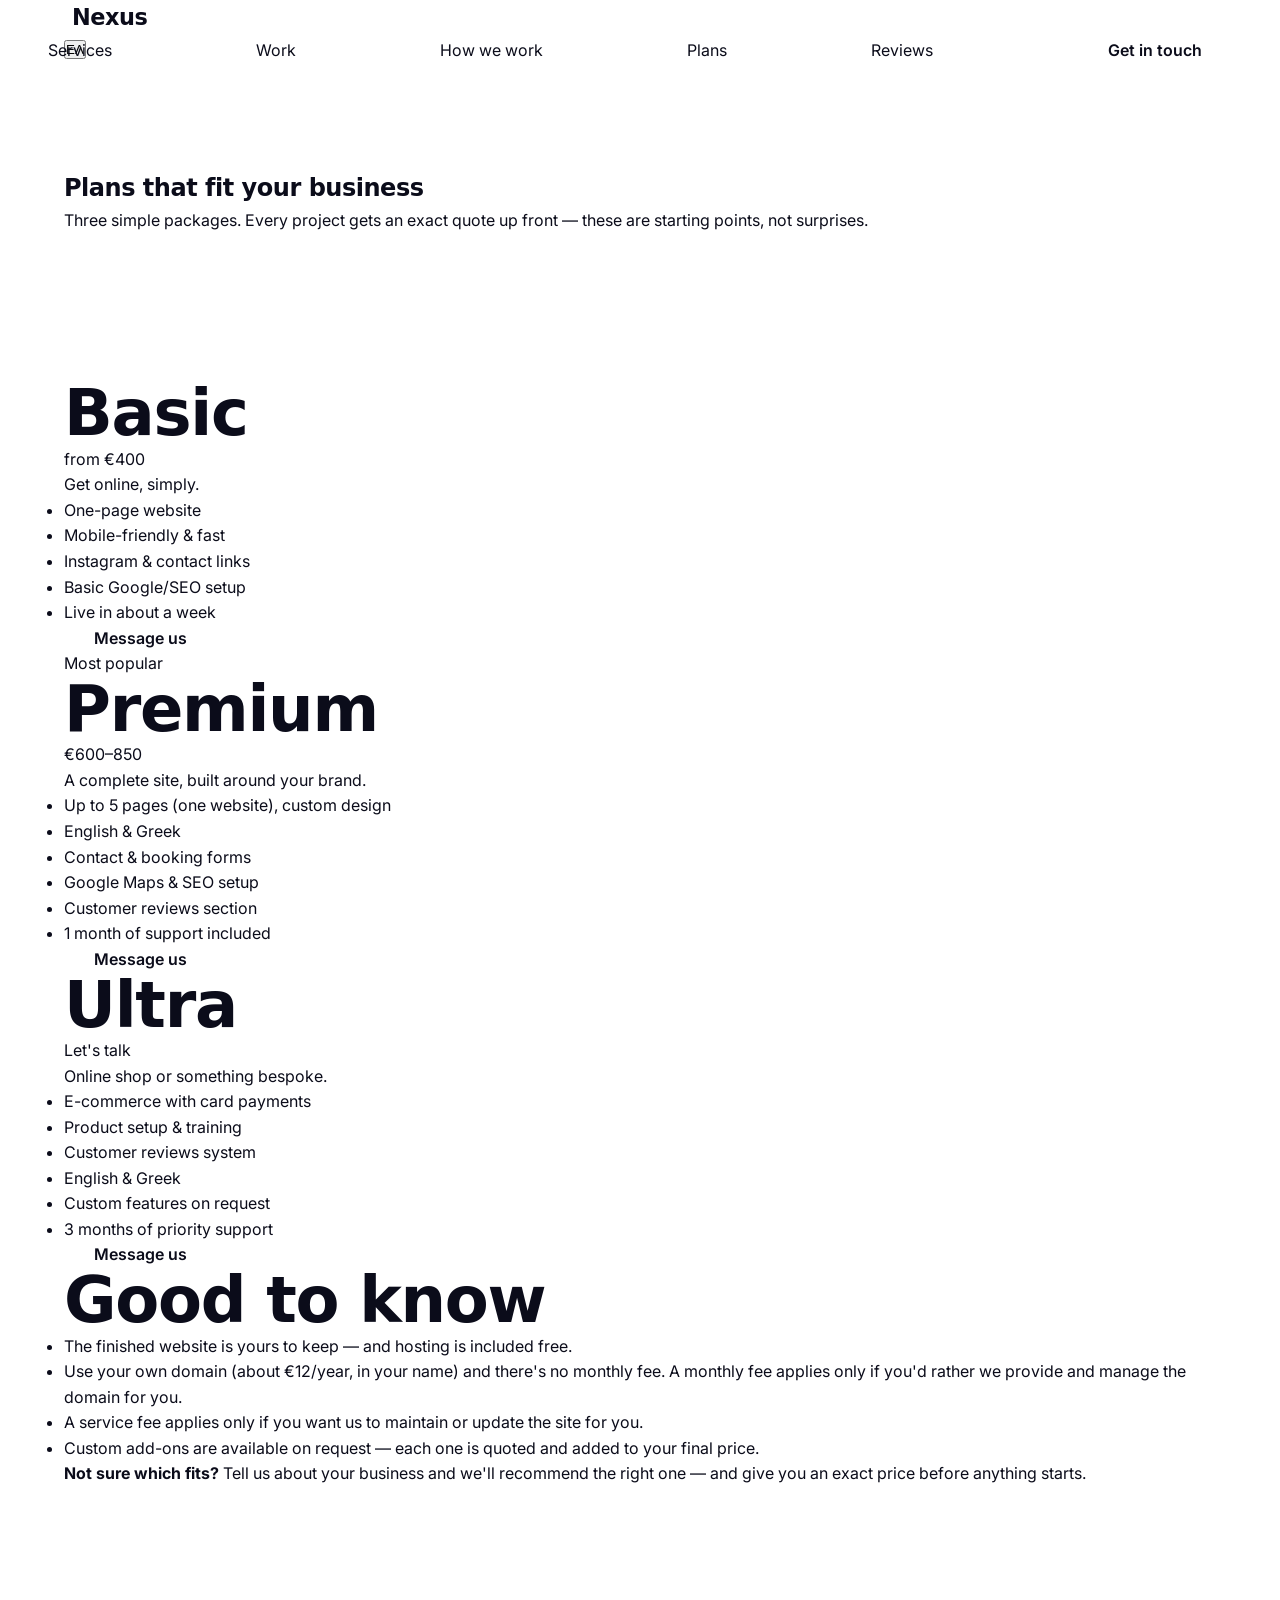
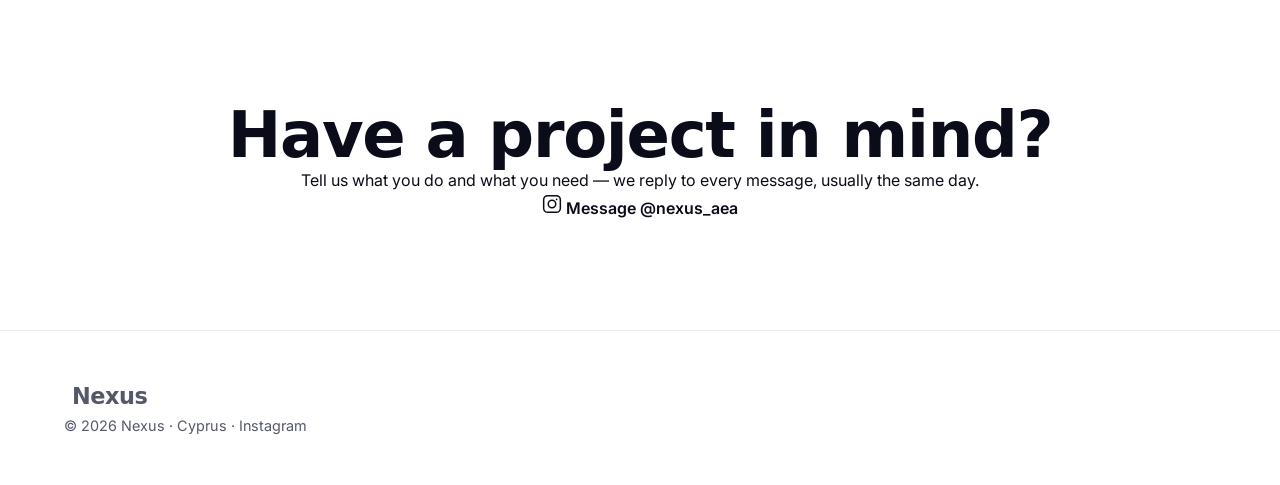
<file: plans.html>
<!DOCTYPE html>
<html lang="en">
<head>
  <meta charset="UTF-8">
  <meta name="viewport" content="width=device-width, initial-scale=1.0">
  <title>Plans — Nexus</title>
  <meta name="description" content="Nexus website plans: Basic, Premium and Ultra. Simple packages for small businesses, with an exact quote up front.">
  <link rel="preconnect" href="https://fonts.googleapis.com">
  <link rel="preconnect" href="https://fonts.gstatic.com" crossorigin>
  <link href="https://fonts.googleapis.com/css2?family=Fraunces:opsz,wght@9..144,500;9..144,600&family=Inter:wght@400;500;600&display=swap" rel="stylesheet">
  <link rel="stylesheet" href="css/style.css">
  <link rel="icon" href="data:image/svg+xml,%3Csvg xmlns='http://www.w3.org/2000/svg' viewBox='0 0 100 100'%3E%3Cdefs%3E%3ClinearGradient id='g' x1='0' y1='0' x2='1' y2='0'%3E%3Cstop offset='0' stop-color='%2316161a'/%3E%3Cstop offset='1' stop-color='%23cc2032'/%3E%3C/linearGradient%3E%3C/defs%3E%3Crect width='100' height='100' rx='18' fill='url(%23g)'/%3E%3Cpath fill='%23fff' d='M22 18 L22 38 L70 78 L70 88 L84 88 L84 18 L70 18 L70 62 Z'/%3E%3Ccircle cx='29' cy='80' r='8' fill='%23fff'/%3E%3C/svg%3E">
</head>
<body>

  <div class="scroll-progress" id="scrollProgress" aria-hidden="true"></div>

  <!-- ===== Navigation ===== -->
  <header class="nav" id="top">
    <div class="container nav__inner">
      <a href="index.html" class="brand" aria-label="Nexus home">
        <span class="brand__mark" aria-hidden="true">
          <svg viewBox="0 0 100 104" fill="#fff"><path d="M0 0 L0 27 L72 91 L72 104 L100 104 L100 0 L72 0 L72 64 Z"/><circle cx="13" cy="91" r="13"/></svg>
        </span>
        <span class="brand__name">Nexus</span>
      </a>
      <nav class="nav__links" id="navLinks" aria-label="Main navigation">
        <a href="index.html#services" data-i18n="nav.services">Services</a>
        <a href="index.html#work" data-i18n="nav.work">Work</a>
        <a href="index.html#process" data-i18n="nav.process">How we work</a>
        <a href="plans.html" data-i18n="nav.plans">Plans</a>
        <a href="index.html#reviews" data-i18n="nav.reviews">Reviews</a>
        <a href="index.html#contact" class="btn btn--small btn--primary" data-i18n="nav.contact">Get in touch</a>
      </nav>
      <div class="nav__actions">
        <button class="lang-toggle" id="langToggle" aria-label="Switch language">
          <span data-lang-label>ΕΛ</span>
        </button>
        <button class="nav__burger" id="navBurger" aria-label="Open menu" aria-expanded="false">
          <span></span><span></span><span></span>
        </button>
      </div>
    </div>
  </header>

  <main>
    <section class="plans-page__header">
      <div class="container">
        <h1 data-i18n="pp.title">Plans that fit your business</h1>
        <p data-i18n="pp.sub">Three simple packages. Every project gets an exact quote up front — these are starting points, not surprises.</p>
      </div>
    </section>

    <section class="section" style="padding-top: 2.5rem;">
      <div class="container">
        <div class="plans">
          <article class="plan">
            <h2 data-i18n="plans.basic.name">Basic</h2>
            <p class="plan__price" data-i18n="pp.basic.price">from €400</p>
            <p class="plan__tag" data-i18n="pp.basic.tag">Get online, simply.</p>
            <ul class="plan__features">
              <li data-i18n="pp.basic.f1">One-page website</li>
              <li data-i18n="pp.basic.f2">Mobile-friendly &amp; fast</li>
              <li data-i18n="pp.basic.f3">Instagram &amp; contact links</li>
              <li data-i18n="pp.basic.f4">Basic Google/SEO setup</li>
              <li data-i18n="pp.basic.f5">Live in about a week</li>
            </ul>
            <a class="btn btn--ghost plan__cta" href="https://www.instagram.com/nexus_aea" target="_blank" rel="noopener" data-i18n="pp.cta">Message us</a>
          </article>

          <article class="plan plan--featured">
            <span class="plan__badge" data-i18n="plans.premium.badge">Most popular</span>
            <h2 data-i18n="plans.premium.name">Premium</h2>
            <p class="plan__price" data-i18n="pp.premium.price">€600–850</p>
            <p class="plan__tag" data-i18n="pp.premium.tag">A complete site, built around your brand.</p>
            <ul class="plan__features">
              <li data-i18n="pp.premium.f1">Up to 5 pages (one website), custom design</li>
              <li data-i18n="pp.premium.f2">English &amp; Greek</li>
              <li data-i18n="pp.premium.f3">Contact &amp; booking forms</li>
              <li data-i18n="pp.premium.f4">Google Maps &amp; SEO setup</li>
              <li data-i18n="pp.premium.f5">Customer reviews section</li>
              <li data-i18n="pp.premium.f6">1 month of support included</li>
            </ul>
            <a class="btn btn--primary plan__cta" href="https://www.instagram.com/nexus_aea" target="_blank" rel="noopener" data-i18n="pp.cta">Message us</a>
          </article>

          <article class="plan">
            <h2 data-i18n="plans.ultra.name">Ultra</h2>
            <p class="plan__price" data-i18n="pp.ultra.price">Let's talk</p>
            <p class="plan__tag" data-i18n="pp.ultra.tag">Online shop or something bespoke.</p>
            <ul class="plan__features">
              <li data-i18n="pp.ultra.f1">E-commerce with card payments</li>
              <li data-i18n="pp.ultra.f2">Product setup &amp; training</li>
              <li data-i18n="pp.ultra.f3">Customer reviews system</li>
              <li data-i18n="pp.ultra.f4">English &amp; Greek</li>
              <li data-i18n="pp.ultra.f5">Custom features on request</li>
              <li data-i18n="pp.ultra.f6">3 months of priority support</li>
            </ul>
            <a class="btn btn--ghost plan__cta" href="https://www.instagram.com/nexus_aea" target="_blank" rel="noopener" data-i18n="pp.cta">Message us</a>
          </article>
        </div>

        <div class="plans-notes">
          <h2 data-i18n="pp.gk.title">Good to know</h2>
          <ul>
            <li data-i18n="pp.gk.1">The finished website is yours to keep — and hosting is included free.</li>
            <li data-i18n="pp.gk.2">Use your own domain (about €12/year, in your name) and there's no monthly fee. A monthly fee applies only if you'd rather we provide and manage the domain for you.</li>
            <li data-i18n="pp.gk.3">A service fee applies only if you want us to maintain or update the site for you.</li>
            <li data-i18n="pp.gk.4">Custom add-ons are available on request — each one is quoted and added to your final price.</li>
          </ul>
        </div>

        <p class="plans-page__note">
          <strong data-i18n="pp.note.lead">Not sure which fits?</strong>
          <span data-i18n="pp.note.body"> Tell us about your business and we'll recommend the right one — and give you an exact price before anything starts.</span>
        </p>
      </div>
    </section>

    <section class="section contact" id="contact">
      <div class="container contact__inner">
        <h2 class="section__title" data-i18n="contact.title">Have a project in mind?</h2>
        <p class="contact__sub" data-i18n="contact.sub">Tell us what you do and what you need — we reply to every message, usually the same day.</p>
        <a class="btn btn--primary btn--big" href="https://www.instagram.com/nexus_aea" target="_blank" rel="noopener">
          <svg viewBox="0 0 24 24" width="20" height="20" fill="none" stroke="currentColor" stroke-width="1.8" stroke-linecap="round" stroke-linejoin="round" aria-hidden="true"><rect x="2" y="2" width="20" height="20" rx="5"/><circle cx="12" cy="12" r="4.5"/><circle cx="17.5" cy="6.5" r="1" fill="currentColor" stroke="none"/></svg>
          <span data-i18n="contact.cta">Message @nexus_aea</span>
        </a>
      </div>
    </section>
  </main>

  <footer class="footer">
    <div class="container footer__inner">
      <a href="index.html" class="brand" aria-label="Nexus home">
        <span class="brand__mark" aria-hidden="true">
          <svg viewBox="0 0 100 104" fill="#fff"><path d="M0 0 L0 27 L72 91 L72 104 L100 104 L100 0 L72 0 L72 64 Z"/><circle cx="13" cy="91" r="13"/></svg>
        </span>
        <span class="brand__name">Nexus</span>
      </a>
      <p class="footer__copy"><span data-i18n="footer.copy">© 2026 Nexus · Cyprus</span> · <a href="https://www.instagram.com/nexus_aea" target="_blank" rel="noopener">Instagram</a></p>
    </div>
  </footer>

  <script>
    /* Self-contained bilingual toggle + burger + progress for the plans page */
    var translations = {
      en: {
        "nav.services": "Services", "nav.work": "Work", "nav.process": "How we work",
        "nav.plans": "Plans", "nav.reviews": "Reviews", "nav.contact": "Get in touch",
        "plans.premium.badge": "Most popular",
        "plans.basic.name": "Basic", "plans.premium.name": "Premium", "plans.ultra.name": "Ultra",
        "pp.title": "Plans that fit your business",
        "pp.sub": "Three simple packages. Every project gets an exact quote up front — these are starting points, not surprises.",
        "pp.cta": "Message us",
        "pp.basic.price": "from €400",
        "pp.basic.tag": "Get online, simply.",
        "pp.basic.f1": "One-page website",
        "pp.basic.f2": "Mobile-friendly & fast",
        "pp.basic.f3": "Instagram & contact links",
        "pp.basic.f4": "Basic Google/SEO setup",
        "pp.basic.f5": "Live in about a week",
        "pp.premium.price": "€600–850",
        "pp.premium.tag": "A complete site, built around your brand.",
        "pp.premium.f1": "Up to 5 pages (one website), custom design",
        "pp.premium.f2": "English & Greek",
        "pp.premium.f3": "Contact & booking forms",
        "pp.premium.f4": "Google Maps & SEO setup",
        "pp.premium.f5": "Customer reviews section",
        "pp.premium.f6": "1 month of support included",
        "pp.ultra.price": "Let's talk",
        "pp.ultra.tag": "Online shop or something bespoke.",
        "pp.ultra.f1": "E-commerce with card payments",
        "pp.ultra.f2": "Product setup & training",
        "pp.ultra.f3": "Customer reviews system",
        "pp.ultra.f4": "English & Greek",
        "pp.ultra.f5": "Custom features on request",
        "pp.ultra.f6": "3 months of priority support",
        "pp.gk.title": "Good to know",
        "pp.gk.1": "The finished website is yours to keep — and hosting is included free.",
        "pp.gk.2": "Use your own domain (about €12/year, in your name) and there's no monthly fee. A monthly fee applies only if you'd rather we provide and manage the domain for you.",
        "pp.gk.3": "A service fee applies only if you want us to maintain or update the site for you.",
        "pp.gk.4": "Custom add-ons are available on request — each one is quoted and added to your final price.",
        "pp.note.lead": "Not sure which fits?",
        "pp.note.body": " Tell us about your business and we'll recommend the right one — and give you an exact price before anything starts.",
        "contact.title": "Have a project in mind?",
        "contact.sub": "Tell us what you do and what you need — we reply to every message, usually the same day.",
        "contact.cta": "Message @nexus_aea",
        "footer.copy": "© 2026 Nexus · Cyprus"
      },
      el: {
        "nav.services": "Υπηρεσίες", "nav.work": "Δουλειές", "nav.process": "Πώς δουλεύουμε",
        "nav.plans": "Πακέτα", "nav.reviews": "Κριτικές", "nav.contact": "Επικοινωνία",
        "plans.premium.badge": "Δημοφιλέστερο",
        "plans.basic.name": "Basic", "plans.premium.name": "Premium", "plans.ultra.name": "Ultra",
        "pp.title": "Πακέτα που ταιριάζουν στην επιχείρησή σου",
        "pp.sub": "Τρία απλά πακέτα. Κάθε έργο παίρνει ακριβή προσφορά από την αρχή — αυτά είναι αφετηρίες, όχι εκπλήξεις.",
        "pp.cta": "Στείλε μας μήνυμα",
        "pp.basic.price": "από €400",
        "pp.basic.tag": "Βγες online, απλά.",
        "pp.basic.f1": "Ιστοσελίδα μίας σελίδας",
        "pp.basic.f2": "Φιλική για κινητά & γρήγορη",
        "pp.basic.f3": "Σύνδεση Instagram & επικοινωνίας",
        "pp.basic.f4": "Βασικό στήσιμο Google/SEO",
        "pp.basic.f5": "Live σε περίπου μία εβδομάδα",
        "pp.premium.price": "€600–850",
        "pp.premium.tag": "Ολοκληρωμένη σελίδα, γύρω από το brand σου.",
        "pp.premium.f1": "Έως 5 σελίδες (ένα site), custom σχεδιασμός",
        "pp.premium.f2": "Αγγλικά & Ελληνικά",
        "pp.premium.f3": "Φόρμες επικοινωνίας & κρατήσεων",
        "pp.premium.f4": "Στήσιμο Google Maps & SEO",
        "pp.premium.f5": "Ενότητα κριτικών πελατών",
        "pp.premium.f6": "1 μήνας υποστήριξη",
        "pp.ultra.price": "Κατόπιν συνεννόησης",
        "pp.ultra.tag": "Ηλεκτρονικό κατάστημα ή κάτι στα μέτρα σου.",
        "pp.ultra.f1": "E-commerce με πληρωμές κάρτας",
        "pp.ultra.f2": "Στήσιμο προϊόντων & εκπαίδευση",
        "pp.ultra.f3": "Σύστημα κριτικών πελατών",
        "pp.ultra.f4": "Αγγλικά & Ελληνικά",
        "pp.ultra.f5": "Custom λειτουργίες κατόπιν αιτήματος",
        "pp.ultra.f6": "3 μήνες προτεραιότητα στην υποστήριξη",
        "pp.gk.title": "Καλό να ξέρεις",
        "pp.gk.1": "Η έτοιμη ιστοσελίδα είναι δική σου — και το hosting περιλαμβάνεται δωρεάν.",
        "pp.gk.2": "Χρησιμοποίησε το δικό σου domain (περίπου €12/χρόνο, στο όνομά σου) και δεν υπάρχει μηνιαία συνδρομή. Μηνιαία συνδρομή ισχύει μόνο αν προτιμάς να το παρέχουμε και να το διαχειριζόμαστε εμείς.",
        "pp.gk.3": "Χρέωση υπηρεσίας ισχύει μόνο αν θέλεις να τη συντηρούμε ή να την ενημερώνουμε εμείς.",
        "pp.gk.4": "Διαθέσιμα custom πρόσθετα κατόπιν αιτήματος — το καθένα κοστολογείται και προστίθεται στην τελική τιμή.",
        "pp.note.lead": "Δεν είσαι σίγουρος ποιο ταιριάζει;",
        "pp.note.body": " Πες μας για την επιχείρησή σου και θα σου προτείνουμε το σωστό — με ακριβή τιμή πριν ξεκινήσει οτιδήποτε.",
        "contact.title": "Έχεις κάτι στο μυαλό σου;",
        "contact.sub": "Πες μας τι κάνεις και τι χρειάζεσαι — απαντάμε σε κάθε μήνυμα, συνήθως αυθημερόν.",
        "contact.cta": "Μήνυμα στο @nexus_aea",
        "footer.copy": "© 2026 Nexus · Κύπρος"
      }
    };

    function setLanguage(lang) {
      var dict = translations[lang] || translations.en;
      document.documentElement.lang = lang === "el" ? "el" : "en";
      document.querySelectorAll("[data-i18n]").forEach(function (el) {
        var key = el.getAttribute("data-i18n");
        if (dict[key]) el.textContent = dict[key];
      });
      var label = document.querySelector("[data-lang-label]");
      if (label) label.textContent = lang === "el" ? "EN" : "ΕΛ";
      localStorage.setItem("nexus-lang", lang);
    }
    setLanguage(localStorage.getItem("nexus-lang") || "en");
    document.getElementById("langToggle").addEventListener("click", function () {
      var current = localStorage.getItem("nexus-lang") || "en";
      setLanguage(current === "en" ? "el" : "en");
    });

    var burger = document.getElementById("navBurger");
    var navLinks = document.getElementById("navLinks");
    burger.addEventListener("click", function () {
      var open = navLinks.classList.toggle("is-open");
      burger.setAttribute("aria-expanded", String(open));
    });
    navLinks.querySelectorAll("a").forEach(function (link) {
      link.addEventListener("click", function () {
        navLinks.classList.remove("is-open");
        burger.setAttribute("aria-expanded", "false");
      });
    });

    var bar = document.getElementById("scrollProgress");
    function onScroll() {
      var docH = document.documentElement.scrollHeight - window.innerHeight;
      bar.style.transform = "scaleX(" + (docH > 0 ? Math.min(window.scrollY / docH, 1) : 0) + ")";
    }
    window.addEventListener("scroll", onScroll, { passive: true });
    window.addEventListener("resize", onScroll);
    onScroll();
  </script>
</body>
</html>
</file>
<file: css/style.css>
:root {
    --pink: #ff2e93;
    --pink-soft: #ff6ec4;
    --blue: #2e6bff;
    --blue-soft: #4facfe;
    /* light ground */
    --bg: #ffffff;
    --bg-alt: #f6f7fb;
    --ink: #0b0c1a;
    --ink-soft: #55586b;
    --line: rgba(11, 12, 26, 0.08);
    --grad: linear-gradient(120deg, var(--pink) 0%, var(--blue) 100%);
  }

  @media (prefers-color-scheme: dark) {
    :root:not([data-theme="light"]) {
      --bg: #07070f;
      --bg-alt: #0d0e1c;
      --ink: #f4f5ff;
      --ink-soft: #9a9db5;
      --line: rgba(255, 255, 255, 0.1);
    }
  }
  :root[data-theme="dark"] {
    --bg: #07070f;
    --bg-alt: #0d0e1c;
    --ink: #f4f5ff;
    --ink-soft: #9a9db5;
    --line: rgba(255, 255, 255, 0.1);
  }
  :root[data-theme="light"] {
    --bg: #ffffff;
    --bg-alt: #f6f7fb;
    --ink: #0b0c1a;
    --ink-soft: #55586b;
    --line: rgba(11, 12, 26, 0.08);
  }

  * { margin: 0; padding: 0; box-sizing: border-box; }

  html { scroll-behavior: smooth; }

  body {
    font-family: "Archivo", "Inter", system-ui, -apple-system, "Segoe UI", sans-serif;
    background: var(--bg);
    color: var(--ink);
    line-height: 1.6;
    overflow-x: hidden;
    -webkit-font-smoothing: antialiased;
    transition: background 0.4s ease, color 0.4s ease;
  }

  h1, h2, h3, .brand, .nav-cta, .kicker {
    font-family: "Space Grotesk", system-ui, -apple-system, "Segoe UI", sans-serif;
    letter-spacing: -0.02em;
  }

  a { color: inherit; text-decoration: none; }

  :focus-visible { outline: 2px solid var(--pink); outline-offset: 3px; border-radius: 4px; }

  ::selection { background: var(--pink); color: #fff; }

  /* ---------- Custom cursor (fine pointers only) ---------- */
  .cursor-dot, .cursor-ring {
    position: fixed; top: 0; left: 0;
    border-radius: 50%;
    pointer-events: none;
    z-index: 9999;
    opacity: 0;
    will-change: transform;
  }
  body.cursor-on { cursor: none; }
  body.cursor-on a, body.cursor-on button, body.cursor-on .work-item, body.cursor-on .card { cursor: none; }
  body.cursor-on .cursor-dot, body.cursor-on .cursor-ring { opacity: 1; }
  .cursor-dot { width: 7px; height: 7px; margin: -3.5px 0 0 -3.5px; background: var(--pink); }
  .cursor-ring {
    width: 34px; height: 34px; margin: -17px 0 0 -17px;
    border: 1.5px solid var(--blue);
    transition: width .28s ease, height .28s ease, margin .28s ease,
                background-color .28s ease, border-color .28s ease, opacity .3s ease;
  }
  .cursor-ring.hover {
    width: 62px; height: 62px; margin: -31px 0 0 -31px;
    border-color: var(--pink);
    background: color-mix(in srgb, var(--pink) 14%, transparent);
  }

  /* ---------- Breathing aurora halo ----------
     Technique adapted from the 21st.dev "Animated Gradient Background"
     component (breathing top-centered radial gradient), recolored to brand. */
  .aurora {
    position: fixed; inset: 0; z-index: 0;
    pointer-events: none;
    background: radial-gradient(120% 120% at 50% 14%,
      transparent 30%,
      color-mix(in srgb, var(--pink) 60%, transparent) 52%,
      color-mix(in srgb, var(--blue) 55%, transparent) 74%,
      transparent 92%);
    filter: blur(28px) saturate(1.2);
    transform-origin: 50% 14%;
    opacity: 0.15;
    animation: breathe 9s ease-in-out infinite;
  }
  @keyframes breathe {
    0%, 100% { transform: scale(1); opacity: 0.13; }
    50% { transform: scale(1.06); opacity: 0.2; }
  }
  @media (prefers-color-scheme: dark) {
    :root:not([data-theme="light"]) .aurora { opacity: 0.28; }
  }
  :root[data-theme="dark"] .aurora { opacity: 0.28; }
  :root[data-theme="light"] .aurora { opacity: 0.15; }

  /* ---------- Flowing animated background (canvas) ---------- */
  .bg-canvas {
    position: fixed;
    inset: 0;
    z-index: 0;
    pointer-events: none;
    opacity: 1;
  }
  :root[data-theme="light"] .bg-canvas { opacity: 0.85; }
  @media (prefers-color-scheme: light) {
    :root:not([data-theme="dark"]) .bg-canvas { opacity: 0.85; }
  }

  /* ---------- Moving gradient blobs ---------- */
  .blobs {
    position: fixed;
    inset: 0;
    z-index: 0;
    pointer-events: none;
    overflow: hidden;
    filter: blur(70px) saturate(1.25);
    opacity: 0.55;
  }
  .blob {
    position: absolute;
    width: 46vw;
    height: 46vw;
    border-radius: 50%;
    mix-blend-mode: multiply;
  }
  @media (prefers-color-scheme: dark) {
    :root:not([data-theme="light"]) .blobs { opacity: 0.4; }
    :root:not([data-theme="light"]) .blob { mix-blend-mode: screen; }
  }
  :root[data-theme="dark"] .blobs { opacity: 0.4; }
  :root[data-theme="dark"] .blob { mix-blend-mode: screen; }
  :root[data-theme="light"] .blobs { opacity: 0.55; }
  :root[data-theme="light"] .blob { mix-blend-mode: multiply; }

  .blob-1 { background: var(--pink); top: -12vw; left: -8vw; animation: drift1 18s ease-in-out infinite; }
  .blob-2 { background: var(--blue); bottom: -14vw; right: -6vw; animation: drift2 22s ease-in-out infinite; }
  .blob-3 { background: var(--blue-soft); top: 40%; left: 45%; width: 34vw; height: 34vw; animation: drift3 26s ease-in-out infinite; }

  @keyframes drift1 { 0%,100% { transform: translate(0,0) scale(1); } 50% { transform: translate(8vw, 6vw) scale(1.15); } }
  @keyframes drift2 { 0%,100% { transform: translate(0,0) scale(1.1); } 50% { transform: translate(-7vw, -5vw) scale(0.9); } }
  @keyframes drift3 { 0%,100% { transform: translate(0,0) scale(1); } 50% { transform: translate(-6vw, 4vw) scale(1.2); } }

  /* ---------- Layout ---------- */
  .wrap { position: relative; z-index: 1; }
  .container { width: min(1160px, 90vw); margin: 0 auto; }

  /* ---------- Nav ---------- */
  nav {
    position: fixed;
    top: 0; left: 0; right: 0;
    z-index: 70;
    display: flex;
    align-items: center;
    justify-content: space-between;
    padding: 1.4rem min(5vw, 3rem);
    transition: background 0.4s ease, padding 0.4s ease, backdrop-filter 0.4s ease;
  }
  nav.scrolled {
    background: color-mix(in srgb, var(--bg) 78%, transparent);
    backdrop-filter: blur(14px);
    padding-top: 0.9rem;
    padding-bottom: 0.9rem;
    border-bottom: 1px solid var(--line);
  }
  .brand {
    font-size: 1.4rem;
    font-weight: 700;
    display: flex;
    align-items: center;
    gap: 0.5rem;
  }
  .brand .dot {
    width: 11px; height: 11px; border-radius: 50%;
    background: var(--grad);
    animation: pulse 2.6s ease-in-out infinite;
  }
  @keyframes pulse { 0%,100% { transform: scale(1); opacity: 1; } 50% { transform: scale(1.4); opacity: 0.7; } }
  .nav-links { display: flex; gap: 1.4rem; align-items: center; }
  .nav-links a { font-size: 0.95rem; color: var(--ink-soft); transition: color 0.25s ease; }
  .nav-links a:hover { color: var(--ink); }
  .nav-cta {
    padding: 0.6rem 1.3rem;
    border-radius: 100px;
    background: var(--grad);
    color: #fff !important;
    font-weight: 600;
    font-size: 0.9rem;
    background-size: 160% 160%;
    transition: transform 0.3s ease, background-position 0.6s ease;
  }
  .nav-cta:hover { transform: translateY(-2px) scale(1.04); background-position: 100% 0; }

  .icon-btn {
    background: transparent;
    border: 1.5px solid var(--line);
    color: var(--ink);
    width: 42px; height: 42px;
    border-radius: 50%;
    cursor: pointer;
    display: grid; place-items: center;
    transition: border-color 0.25s ease, transform 0.25s ease;
  }
  .theme-toggle:hover { border-color: var(--pink); transform: rotate(-15deg) scale(1.08); }
  .theme-toggle svg { width: 18px; height: 18px; }
  .theme-toggle .moon { display: none; }
  :root[data-theme="dark"] .theme-toggle .moon { display: block; }
  :root[data-theme="dark"] .theme-toggle .sun { display: none; }
  @media (prefers-color-scheme: dark) {
    :root:not([data-theme="light"]) .theme-toggle .moon { display: block; }
    :root:not([data-theme="light"]) .theme-toggle .sun { display: none; }
  }

  /* ---------- Hamburger ---------- */
  .hamburger {
    display: block;
    position: relative;
    width: 42px; height: 42px;
    border: 1.5px solid var(--line);
    border-radius: 50%;
    background: transparent;
    cursor: pointer;
    transition: border-color 0.25s ease;
  }
  .hamburger:hover { border-color: var(--pink); }
  .hamburger .bar {
    position: absolute; left: 11px; right: 11px; height: 2px;
    background: var(--ink); border-radius: 2px;
    transition: transform 0.4s cubic-bezier(.2,.7,.2,1), top 0.4s cubic-bezier(.2,.7,.2,1), background-color 0.3s ease;
  }
  .hamburger .bar:nth-child(1) { top: 17px; }
  .hamburger .bar:nth-child(2) { top: 23px; }
  .hamburger.open { border-color: var(--pink); }
  .hamburger.open .bar { background: var(--pink); }
  .hamburger.open .bar:nth-child(1) { top: 20px; transform: rotate(45deg); }
  .hamburger.open .bar:nth-child(2) { top: 20px; transform: rotate(-45deg); }

  /* ---------- Drop-down menu ---------- */
  .menu {
    position: fixed; inset: 0; z-index: 60;
    background: color-mix(in srgb, var(--bg) 88%, transparent);
    backdrop-filter: blur(24px);
    display: flex; flex-direction: column; justify-content: center;
    padding: 7rem min(9vw, 6rem) 4rem;
    gap: 0.2rem;
    opacity: 0; visibility: hidden;
    transform: translateY(-28px);
    transition: opacity 0.5s ease, transform 0.55s cubic-bezier(.2,.7,.2,1), visibility 0.55s;
  }
  .menu.open { opacity: 1; visibility: visible; transform: none; }
  .menu-link {
    display: inline-block;
    width: max-content; max-width: 100%;
    font-family: "Space Grotesk", system-ui, sans-serif;
    font-size: clamp(2.6rem, 10vw, 5rem);
    font-weight: 700;
    letter-spacing: -0.03em;
    line-height: 1.16;
    color: var(--ink);
    opacity: 0; transform: translateY(24px);
    transition: color 0.3s ease, transform 0.3s ease, opacity 0.5s ease;
  }
  .menu.open .menu-link { opacity: 1; transform: none; transition: color 0.3s ease, transform 0.5s cubic-bezier(.2,.7,.2,1), opacity 0.5s ease; }
  .menu.open .menu-link:nth-child(1) { transition-delay: 0.10s; }
  .menu.open .menu-link:nth-child(2) { transition-delay: 0.16s; }
  .menu.open .menu-link:nth-child(3) { transition-delay: 0.22s; }
  .menu.open .menu-link:nth-child(4) { transition-delay: 0.28s; }
  .menu-link:hover {
    background: var(--grad);
    -webkit-background-clip: text; background-clip: text;
    -webkit-text-fill-color: transparent; color: transparent;
    transform: translateX(14px);
  }
  /* active section (scroll-spy) */
  .menu-link.active {
    background: var(--grad);
    -webkit-background-clip: text; background-clip: text;
    -webkit-text-fill-color: transparent; color: transparent;
  }
  .menu-link.active::after {
    content: "";
    display: inline-block;
    width: 0.5em; height: 0.5em;
    margin-left: 0.5rem;
    border-radius: 50%;
    background: var(--grad);
    vertical-align: middle;
  }
  .menu-meta {
    margin-top: 2.6rem;
    display: flex; gap: 1.6rem; flex-wrap: wrap;
    color: var(--ink-soft); font-size: 0.95rem;
    opacity: 0; transform: translateY(20px);
    transition: opacity 0.5s ease, transform 0.5s ease;
    transition-delay: 0.34s;
  }
  .menu.open .menu-meta { opacity: 1; transform: none; }
  .menu-meta a:hover { color: var(--pink); }

  @media (max-width: 380px) {
    .nav-links .nav-cta { display: none; }
  }

  /* ---------- Hero ---------- */
  header.hero {
    min-height: 100vh;
    display: flex;
    flex-direction: column;
    justify-content: center;
    padding: 8rem min(5vw, 3rem) 4rem;
  }
  .kicker {
    display: inline-flex;
    align-items: center;
    gap: 0.6rem;
    font-size: 0.85rem;
    font-weight: 600;
    text-transform: uppercase;
    letter-spacing: 0.18em;
    color: var(--ink-soft);
    margin-bottom: 1.8rem;
  }
  .kicker::before {
    content: "";
    width: 34px; height: 2px;
    background: var(--grad);
  }
  .hero h1 {
    font-size: clamp(3.4rem, 13vw, 12rem);
    font-weight: 700;
    line-height: 0.9;
    letter-spacing: -0.04em;
    text-wrap: balance;
  }
  .hero h1 .gradient {
    background: var(--grad);
    -webkit-background-clip: text;
    background-clip: text;
    -webkit-text-fill-color: transparent;
    color: transparent;
    background-size: 200% 200%;
    animation: shift 6s ease infinite;
  }
  @keyframes shift { 0%,100% { background-position: 0% 50%; } 50% { background-position: 100% 50%; } }
  .hero-sub {
    margin-top: 2rem;
    max-width: 40ch;
    font-size: clamp(1.05rem, 2.2vw, 1.4rem);
    color: var(--ink-soft);
  }
  .hero-actions { margin-top: 2.6rem; display: flex; gap: 1rem; flex-wrap: wrap; }
  .btn {
    padding: 0.95rem 1.9rem;
    border-radius: 100px;
    font-weight: 600;
    font-size: 1rem;
    transition: transform 0.3s ease, box-shadow 0.3s ease, background-position 0.6s ease, color 0.3s ease, border-color 0.3s ease;
    cursor: pointer;
    border: none;
  }
  .btn-primary {
    background: var(--grad);
    color: #fff;
    background-size: 180% 180%;
    box-shadow: 0 12px 30px -12px var(--pink);
  }
  .btn-primary:hover { transform: translateY(-3px) scale(1.03); background-position: 100% 0; box-shadow: 0 18px 40px -12px var(--blue); }
  .btn-ghost {
    background: transparent;
    color: var(--ink);
    border: 1.5px solid var(--line);
  }
  .btn-ghost:hover { border-color: var(--pink); color: var(--pink); transform: translateY(-3px); }

  .scroll-hint {
    margin-top: 4rem;
    font-size: 0.8rem;
    letter-spacing: 0.2em;
    text-transform: uppercase;
    color: var(--ink-soft);
    display: flex;
    align-items: center;
    gap: 0.8rem;
  }
  .scroll-hint .line {
    width: 1px; height: 40px;
    background: linear-gradient(var(--pink), transparent);
    animation: scrolldown 2s ease-in-out infinite;
    transform-origin: top;
  }
  @keyframes scrolldown { 0%,100% { transform: scaleY(0.4); opacity: 0.4; } 50% { transform: scaleY(1); opacity: 1; } }

  /* ---------- Sections ---------- */
  section { padding: clamp(5rem, 12vh, 9rem) 0; }
  .section-head { max-width: 42rem; margin-bottom: 3.5rem; }
  .kicker.sec { margin-bottom: 1.1rem; }
  h2 {
    font-size: clamp(2.2rem, 6vw, 4rem);
    font-weight: 700;
    line-height: 1.02;
    text-wrap: balance;
  }
  .lead { font-size: clamp(1.05rem, 2vw, 1.3rem); color: var(--ink-soft); margin-top: 1.2rem; }

  /* ---------- About ---------- */
  .about-grid {
    display: grid;
    grid-template-columns: 1.2fr 1fr;
    gap: 4rem;
    align-items: center;
  }
  @media (max-width: 820px) { .about-grid { grid-template-columns: 1fr; gap: 2.5rem; } }
  .about p + p { margin-top: 1.2rem; }
  .stats { display: grid; grid-template-columns: 1fr 1fr; gap: 1.2rem; }
  .stat {
    padding: 1.8rem 1.6rem;
    border: 1px solid var(--line);
    border-radius: 18px;
    background: var(--bg-alt);
    transition: transform 0.35s ease, border-color 0.35s ease;
  }
  .stat:hover { transform: translateY(-6px); border-color: var(--pink); }
  .stat .num {
    font-family: "Space Grotesk", system-ui, sans-serif;
    font-size: clamp(2rem, 5vw, 2.8rem);
    font-weight: 700;
    background: var(--grad);
    -webkit-background-clip: text; background-clip: text; -webkit-text-fill-color: transparent; color: transparent;
  }
  .stat .label { font-size: 0.9rem; color: var(--ink-soft); margin-top: 0.3rem; }

  .about-more { margin-top: clamp(3.5rem, 7vw, 5.5rem); }
  .about-more .kicker.sec { margin-bottom: 2rem; }
  .values-wrap { display: flex; gap: 1.5rem; align-items: stretch; }
  .values {
    position: relative;
    flex: 1;
    min-width: 0;
    display: flex;
    flex-direction: column;
    gap: 1.4rem;
    overflow-y: auto;
    max-height: clamp(240px, 42vh, 330px);
    scroll-snap-type: y mandatory;
    scrollbar-width: none;
    -webkit-overflow-scrolling: touch;
    -webkit-mask-image: linear-gradient(180deg, #000 80%, transparent);
    mask-image: linear-gradient(180deg, #000 80%, transparent);
  }
  .values::-webkit-scrollbar { display: none; }
  .value {
    scroll-snap-align: start;
    padding-top: 1.4rem;
    border-top: 1px solid var(--line);
  }
  /* vertical scroll bullets (side rail) */
  .values-nav {
    display: flex; flex-direction: column; justify-content: center;
    gap: 0.55rem; flex: 0 0 auto;
  }
  .values-nav button {
    width: 7px; height: 26px; padding: 0;
    border: none; border-radius: 100px; cursor: pointer;
    background: var(--line);
    transition: background 0.35s ease, height 0.35s ease;
  }
  .values-nav button:hover { background: var(--ink-soft); }
  .values-nav button.active { background: var(--grad); height: 44px; }
  .value-mark {
    display: block;
    width: 34px; height: 3px; border-radius: 3px;
    background: var(--grad);
    margin-bottom: 1.2rem;
  }
  .value h3 { font-size: 1.3rem; font-weight: 600; margin-bottom: 0.6rem; }
  .value p { color: var(--ink-soft); font-size: 0.98rem; max-width: 34ch; }

  /* ---------- Services ---------- */
  #services { background: transparent; }
  .cards { display: grid; grid-template-columns: repeat(3, 1fr); gap: 1.6rem; }
  @media (max-width: 860px) { .cards { grid-template-columns: 1fr; } }
  .card {
    position: relative;
    padding: 2.4rem 2rem;
    border-radius: 22px;
    background: var(--bg);
    border: 1px solid var(--line);
    overflow: hidden;
    transition: transform 0.4s cubic-bezier(.2,.7,.2,1), box-shadow 0.4s ease;
  }
  .card::before {
    content: "";
    position: absolute;
    inset: 0;
    background: var(--grad);
    opacity: 0;
    transition: opacity 0.4s ease;
    z-index: 0;
  }
  .card > * { position: relative; z-index: 1; transition: color 0.4s ease; }
  .card:hover { transform: translateY(-10px); box-shadow: 0 30px 60px -30px var(--blue); }
  .card:hover::before { opacity: 1; }
  .card:hover, .card:hover .card-role, .card:hover p { color: #fff; }
  .card:hover .card-icon { border-color: rgba(255,255,255,0.5); }
  .card-role {
    font-family: "Space Grotesk", system-ui, sans-serif;
    font-size: 0.8rem;
    font-weight: 600;
    color: var(--ink-soft);
    letter-spacing: 0.14em;
    text-transform: uppercase;
  }
  .card-icon {
    width: 54px; height: 54px;
    border-radius: 14px;
    border: 1.5px solid var(--line);
    display: grid; place-items: center;
    margin: 1.4rem 0 1.6rem;
    transition: border-color 0.4s ease;
  }
  .card-icon svg { width: 26px; height: 26px; }
  .card h3 { font-size: 1.5rem; font-weight: 600; margin-bottom: 0.7rem; }
  .card p { color: var(--ink-soft); font-size: 0.98rem; }

  /* ---------- Work ---------- */
  .work-filters { display: flex; flex-wrap: wrap; gap: 0.7rem; margin-bottom: 2.2rem; }
  .chip {
    font-family: "Space Grotesk", system-ui, sans-serif;
    font-size: 0.9rem; font-weight: 600;
    padding: 0.5rem 1.15rem;
    border-radius: 100px;
    border: 1.5px solid var(--line);
    background: transparent;
    color: var(--ink-soft);
    cursor: pointer;
    transition: color 0.25s ease, border-color 0.25s ease, background 0.25s ease, transform 0.25s ease;
  }
  .chip:hover { border-color: var(--pink); color: var(--ink); transform: translateY(-2px); }
  .chip.active { background: var(--grad); color: #fff; border-color: transparent; }
  .work-item.is-hidden { display: none; }
  .work-item:not(.is-hidden) { animation: pop 0.45s cubic-bezier(.2,.7,.2,1) both; }
  @keyframes pop { from { opacity: 0; transform: scale(0.96); } to { opacity: 1; transform: none; } }
  .work-grid { display: grid; grid-template-columns: 1fr 1fr; gap: 1.6rem; }
  @media (max-width: 720px) { .work-grid { grid-template-columns: 1fr; } }
  .work-item {
    position: relative;
    border-radius: 22px;
    overflow: hidden;
    aspect-ratio: 16 / 11;
    cursor: pointer;
    isolation: isolate;
  }
  .work-item .thumb {
    position: absolute; inset: 0;
    background-size: cover; background-position: center;
    transition: transform 0.7s cubic-bezier(.2,.7,.2,1), filter 0.5s ease;
  }
  /* grain + depth so the gradients read as real imagery, not a flat AI wash */
  .work-item .thumb::before {
    content: ""; position: absolute; inset: 0;
    background-image: url("data:image/svg+xml,%3Csvg xmlns='http://www.w3.org/2000/svg' width='140' height='140'%3E%3Cfilter id='n'%3E%3CfeTurbulence type='fractalNoise' baseFrequency='0.85' numOctaves='2' stitchTiles='stitch'/%3E%3C/filter%3E%3Crect width='100%25' height='100%25' filter='url(%23n)'/%3E%3C/svg%3E");
    opacity: 0.16; mix-blend-mode: overlay;
  }
  .work-item .thumb::after {
    content: ""; position: absolute; inset: 0;
    background:
      radial-gradient(120% 90% at 30% 15%, rgba(255,255,255,0.22), transparent 45%),
      linear-gradient(180deg, transparent 45%, rgba(0,0,0,0.28) 100%);
  }
  /* uploaded photos show clean — skip the grain/vignette used for gradients */
  .work-item .thumb.has-image::before,
  .work-item .thumb.has-image::after { display: none; }
  .work-item:hover .thumb { transform: scale(1.08); }
  .work-item .overlay {
    position: absolute; inset: 0;
    display: flex; flex-direction: column; justify-content: flex-end;
    padding: 2rem;
    background: linear-gradient(to top, rgba(7,7,15,0.82) 0%, rgba(7,7,15,0.1) 55%, transparent 100%);
    opacity: 0;
    transform: translateY(14px);
    transition: opacity 0.45s ease, transform 0.45s ease;
  }
  .work-item:hover .overlay, .work-item:focus-visible .overlay { opacity: 1; transform: translateY(0); }
  .work-item .overlay .tag {
    font-size: 0.75rem; letter-spacing: 0.16em; text-transform: uppercase;
    color: var(--pink-soft); font-weight: 600; font-family: "Space Grotesk", system-ui, sans-serif;
  }
  .work-item .overlay h3 { color: #fff; font-size: 1.6rem; font-weight: 600; margin-top: 0.3rem; }
  .work-item .arrow {
    position: absolute; top: 1.6rem; right: 1.6rem;
    width: 44px; height: 44px; border-radius: 50%;
    background: rgba(255,255,255,0.15); backdrop-filter: blur(6px);
    display: grid; place-items: center;
    opacity: 0; transform: scale(0.6) rotate(-45deg);
    transition: opacity 0.4s ease, transform 0.4s ease;
  }
  .work-item:hover .arrow, .work-item:focus-visible .arrow { opacity: 1; transform: scale(1) rotate(0); }
  .work-item .arrow svg { width: 20px; height: 20px; stroke: #fff; }
  .g1 { background: linear-gradient(135deg, #ff2e93, #ff8f5e); }
  .g2 { background: linear-gradient(135deg, #2e6bff, #4facfe); }
  .g3 { background: linear-gradient(135deg, #7b2ff7, #ff2e93); }
  .g4 { background: linear-gradient(135deg, #2e6bff, #ff2e93); }

  /* ---------- Reviews (sideways marquee) ---------- */
  #reviews { overflow: hidden; }
  #reviews .section-head { width: min(1160px, 90vw); margin-left: auto; margin-right: auto; }
  .reviews-marquee {
    position: relative;
    -webkit-mask-image: linear-gradient(90deg, transparent, #000 7%, #000 93%, transparent);
    mask-image: linear-gradient(90deg, transparent, #000 7%, #000 93%, transparent);
  }
  .reviews-track {
    display: flex;
    gap: 1.6rem;
    width: max-content;
    padding: 0.5rem 0;
    animation: marquee 48s linear infinite;
  }
  .reviews-marquee:hover .reviews-track,
  .reviews-marquee:focus-within .reviews-track,
  .reviews-marquee.paused .reviews-track { animation-play-state: paused; }
  .reviews-marquee { cursor: pointer; }
  @keyframes marquee {
    from { transform: translateX(0); }
    to { transform: translateX(calc(-50% - 0.8rem)); }
  }
  .review-card {
    flex: 0 0 clamp(280px, 82vw, 380px);
    display: flex; flex-direction: column; gap: 1.1rem;
    padding: 2rem;
    border-radius: 20px;
    border: 1px solid var(--line);
    background: var(--bg-alt);
    transition: transform 0.35s ease, border-color 0.35s ease, box-shadow 0.35s ease;
  }
  .review-card:hover {
    transform: translateY(-6px);
    border-color: var(--pink);
    box-shadow: 0 24px 50px -30px var(--blue);
  }
  .review-stars { display: flex; gap: 3px; }
  .review-stars svg { width: 18px; height: 18px; }
  .review-quote { font-size: 1.05rem; line-height: 1.55; color: var(--ink); }
  .review-author { display: flex; align-items: center; gap: 0.8rem; margin-top: auto; }
  .review-avatar {
    width: 44px; height: 44px; flex: 0 0 44px;
    border-radius: 50%;
    background: var(--grad);
    display: grid; place-items: center;
    color: #fff; font-weight: 700; font-size: 0.95rem;
    font-family: "Space Grotesk", system-ui, sans-serif;
  }
  .review-name { font-weight: 600; font-size: 0.98rem; }
  .review-role { color: var(--ink-soft); font-size: 0.85rem; }
  @media (prefers-reduced-motion: reduce) {
    .reviews-track { animation: none; width: auto; }
    .reviews-marquee { overflow-x: auto; }
    .reviews-track .review-dup { display: none; }
  }

  /* ---------- Pricing / Plans ---------- */
  .pricing-head { max-width: 44rem; margin: 0 auto 3.2rem; text-align: center; }
  .pricing-head .kicker { justify-content: center; }
  .pricing-head .kicker::before { display: none; }
  .pricing-head .lead { margin-left: auto; margin-right: auto; }
  .pricing-grid {
    display: grid;
    grid-template-columns: repeat(3, 1fr);
    gap: 1.6rem;
    align-items: stretch;
  }
  @media (max-width: 860px) { .pricing-grid { grid-template-columns: 1fr; max-width: 460px; margin: 0 auto; } }
  .price-card {
    position: relative;
    display: flex; flex-direction: column;
    padding: 2.3rem 1.9rem;
    border-radius: 22px;
    border: 1px solid var(--line);
    background: var(--bg-alt);
    transition: transform 0.4s cubic-bezier(.2,.7,.2,1), border-color 0.4s ease, box-shadow 0.4s ease;
  }
  .price-card:hover { transform: translateY(-8px); border-color: var(--pink); box-shadow: 0 30px 60px -32px var(--blue); }
  .price-card.featured {
    border: 1.5px solid transparent;
    background:
      linear-gradient(var(--bg-alt), var(--bg-alt)) padding-box,
      var(--grad) border-box;
    box-shadow: 0 34px 70px -36px var(--pink);
  }
  .price-badge {
    position: absolute; top: -13px; left: 50%; transform: translateX(-50%);
    background: var(--grad); color: #fff;
    font-family: "Space Grotesk", system-ui, sans-serif; font-weight: 700;
    font-size: 0.68rem; letter-spacing: 0.14em; text-transform: uppercase;
    padding: 0.4rem 0.95rem; border-radius: 100px; white-space: nowrap;
  }
  .price-name { font-family: "Space Grotesk", system-ui, sans-serif; font-size: 1.4rem; font-weight: 700; }
  .price-amount {
    font-family: "Space Grotesk", system-ui, sans-serif; font-weight: 700; font-size: 1.2rem;
    margin: 0.5rem 0 0.15rem;
    background: var(--grad);
    -webkit-background-clip: text; background-clip: text; -webkit-text-fill-color: transparent; color: transparent;
  }
  .price-desc { color: var(--ink-soft); font-size: 0.95rem; margin-bottom: 1.4rem; }
  .price-feats { list-style: none; display: flex; flex-direction: column; gap: 0.7rem; margin-bottom: 1.8rem; }
  .price-feats li { display: flex; gap: 0.6rem; align-items: flex-start; font-size: 0.95rem; color: var(--ink); }
  .price-feats li::before {
    content: ""; flex: 0 0 18px; height: 18px; margin-top: 1px;
    background: var(--grad);
    -webkit-mask: url("data:image/svg+xml,%3Csvg xmlns='http://www.w3.org/2000/svg' viewBox='0 0 24 24'%3E%3Cpath d='M9 16.2 4.8 12l-1.4 1.4L9 19 21 7l-1.4-1.4z'/%3E%3C/svg%3E") center / contain no-repeat;
    mask: url("data:image/svg+xml,%3Csvg xmlns='http://www.w3.org/2000/svg' viewBox='0 0 24 24'%3E%3Cpath d='M9 16.2 4.8 12l-1.4 1.4L9 19 21 7l-1.4-1.4z'/%3E%3C/svg%3E") center / contain no-repeat;
  }
  .price-btn {
    margin-top: auto; display: block; text-align: center;
    padding: 0.85rem 1.2rem; border-radius: 100px;
    font-family: "Inter", system-ui, sans-serif; font-weight: 600; font-size: 0.95rem;
    border: 1.5px solid var(--line); color: var(--ink); background: transparent;
    transition: transform 0.3s ease, border-color 0.3s ease, color 0.3s ease, background-position 0.6s ease;
  }
  .price-btn:hover { border-color: var(--pink); color: var(--pink); transform: translateY(-2px); }
  .price-btn.primary { background: var(--grad); background-size: 160% 160%; color: #fff; border-color: transparent; box-shadow: 0 12px 30px -14px var(--pink); }
  .price-btn.primary:hover { color: #fff; background-position: 100% 0; transform: translateY(-2px); }
  .pricing-note { text-align: center; color: var(--ink-soft); font-size: 0.98rem; margin: 2.6rem auto 0; max-width: 40rem; }
  .pricing-note strong { color: var(--ink); }

  /* ---------- Contact CTA ---------- */
  #contact { text-align: center; }
  .cta-box {
    position: relative;
    padding: clamp(3.5rem, 8vw, 6rem) 2rem;
    border-radius: 32px;
    background: var(--grad);
    background-size: 180% 180%;
    overflow: hidden;
    animation: shift 8s ease infinite;
  }
  .cta-box h2 { color: #fff; font-size: clamp(2.4rem, 7vw, 5rem); }
  .cta-box p { color: rgba(255,255,255,0.9); font-size: 1.2rem; margin: 1.2rem auto 2.4rem; max-width: 32ch; }
  .cta-box .btn-white {
    background: #fff; color: #0b0c1a;
    box-shadow: 0 14px 40px -14px rgba(0,0,0,0.4);
  }
  .cta-box .btn-white:hover { transform: translateY(-3px) scale(1.04); color: var(--pink); }

  /* ---------- Footer ---------- */
  footer {
    padding: 3rem min(5vw, 3rem);
    display: flex; justify-content: space-between; align-items: center;
    flex-wrap: wrap; gap: 1rem;
    border-top: 1px solid var(--line);
    color: var(--ink-soft); font-size: 0.9rem;
  }
  .footer-social { display: flex; gap: 1.3rem; align-items: center; }
  .footer-social a { display: inline-flex; color: var(--ink-soft); transition: color 0.25s ease, transform 0.25s ease; }
  .footer-social a:hover { color: var(--pink); transform: translateY(-2px); }
  .footer-social svg { width: 23px; height: 23px; display: block; }

  /* ---------- Scroll reveal ---------- */
  .reveal { opacity: 0; transform: translateY(20px); transition: opacity 0.7s cubic-bezier(.2,.7,.2,1), transform 0.7s cubic-bezier(.2,.7,.2,1); }
  .reveal.in { opacity: 1; transform: none; }
  .reveal.d1 { transition-delay: 0.08s; }
  .reveal.d2 { transition-delay: 0.16s; }
  .reveal.d3 { transition-delay: 0.24s; }

  @media (prefers-reduced-motion: reduce) {
    *, *::before, *::after { animation: none !important; scroll-behavior: auto !important; }
    .reveal { opacity: 1; transform: none; transition: none; }
    .menu-link, .menu-meta { opacity: 1; transform: none; }
  }

  /* ---------- Performance: lighten heavy effects on touch devices ---------- */
  @media (pointer: coarse) {
    .aurora { display: none; }                 /* the canvas already provides the colour */
    nav.scrolled { backdrop-filter: blur(7px); -webkit-backdrop-filter: blur(7px); }
    .menu { backdrop-filter: blur(10px); -webkit-backdrop-filter: blur(10px); }
    .work-item .arrow { backdrop-filter: none; -webkit-backdrop-filter: none; background: rgba(255,255,255,0.24); }
    .work-item .thumb::before { display: none; }  /* skip the grain texture */
  }
</file>
